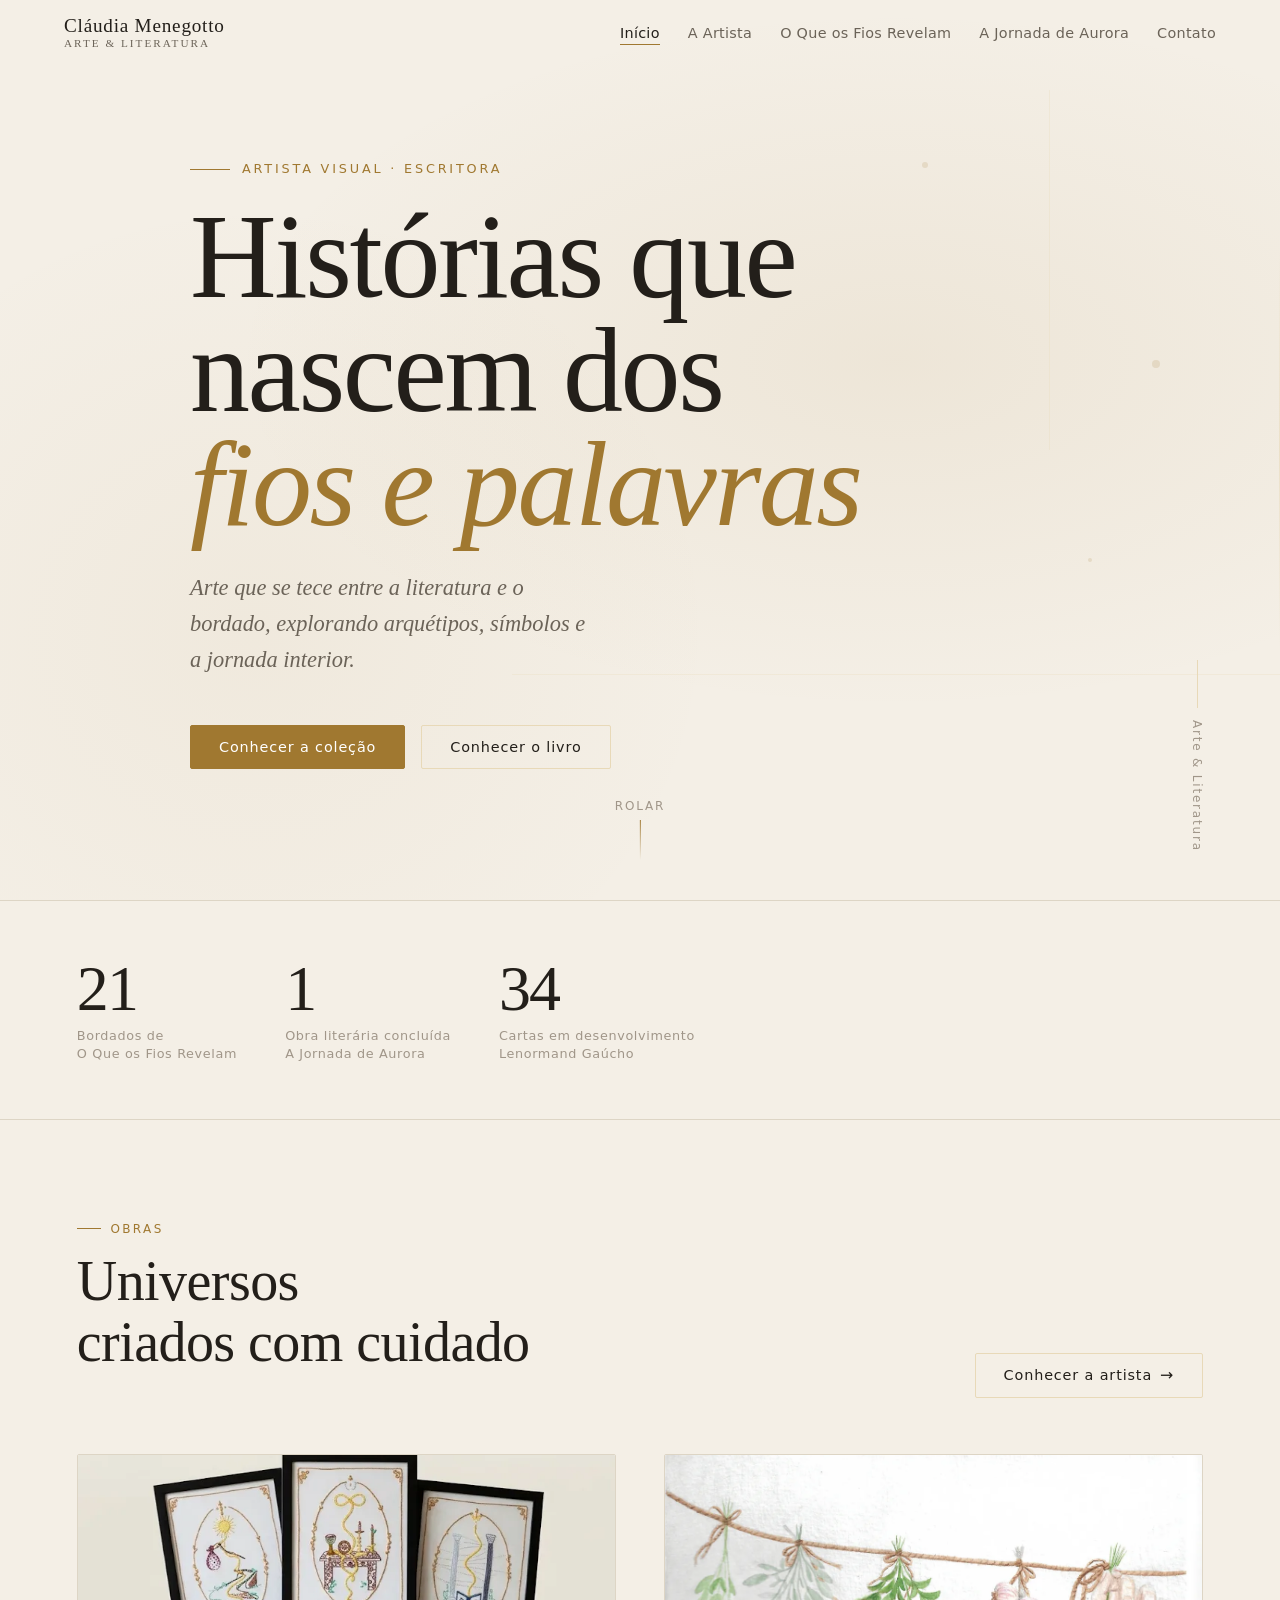
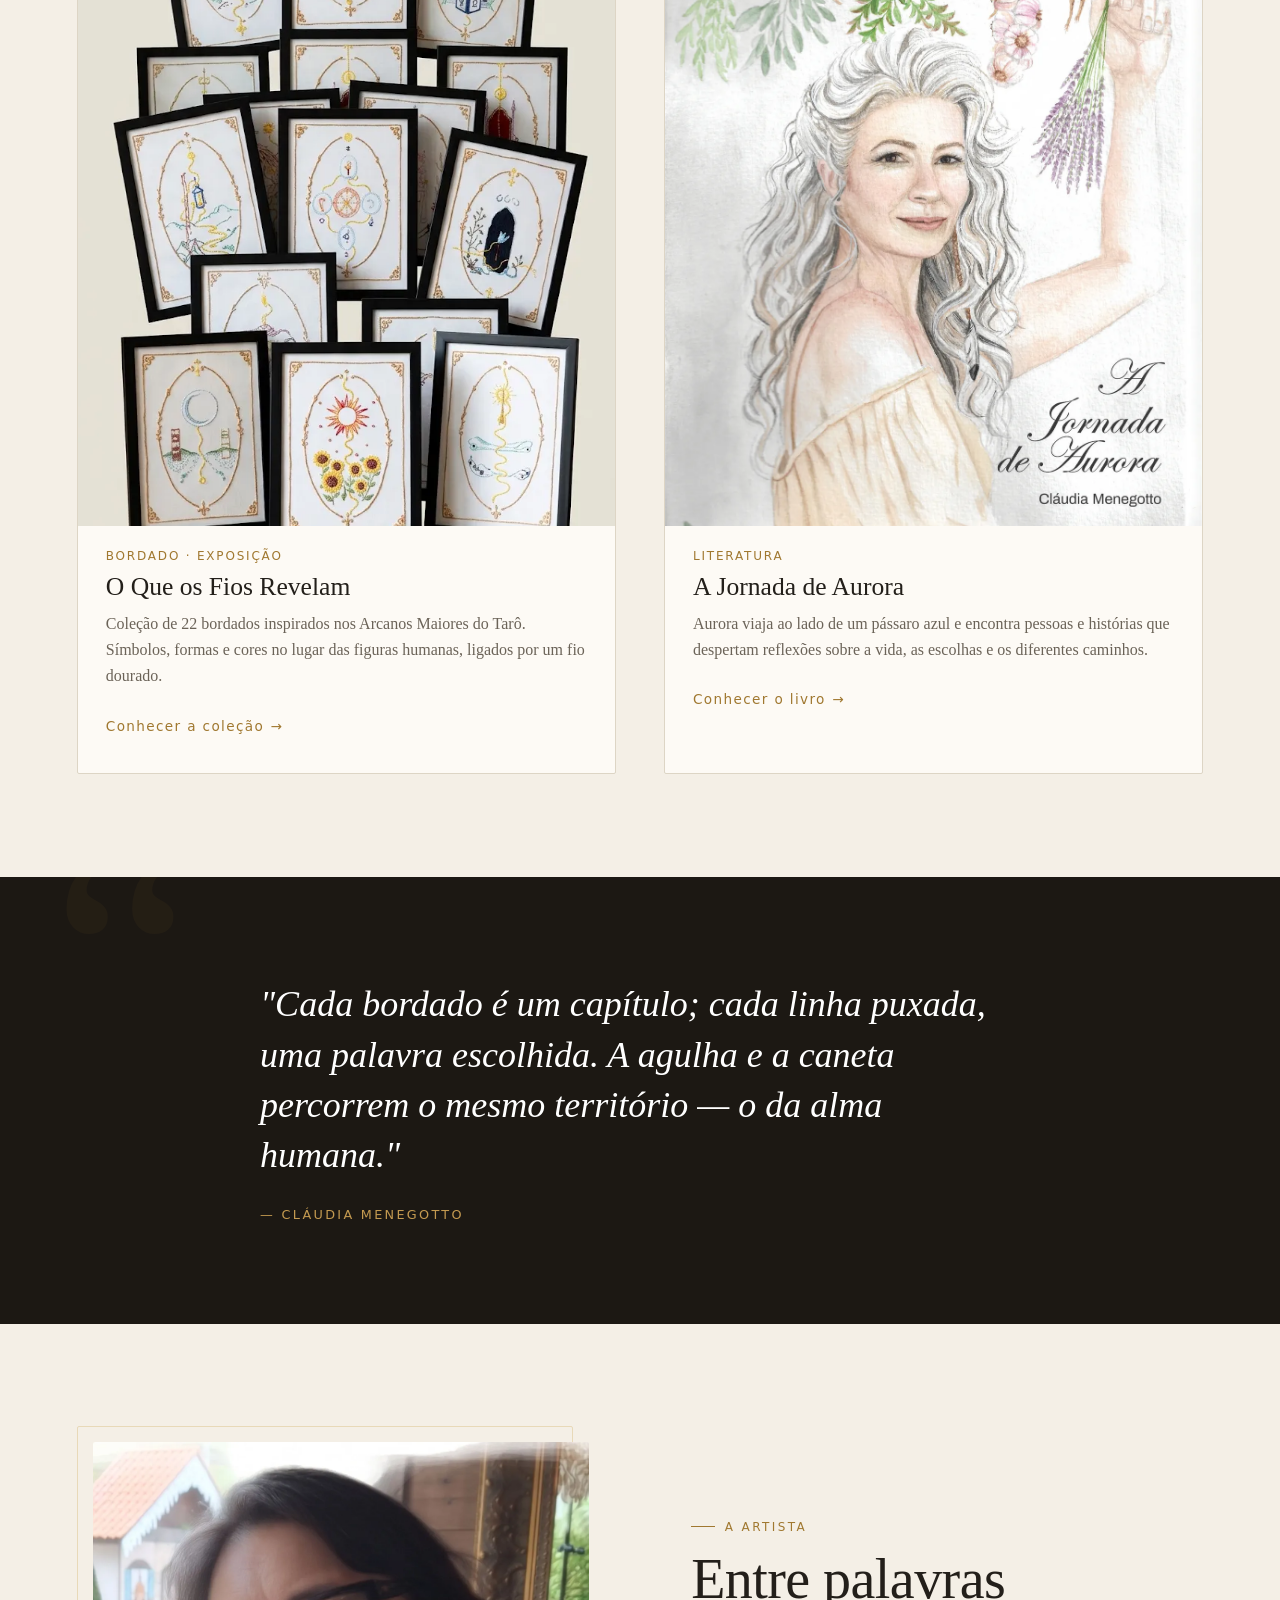
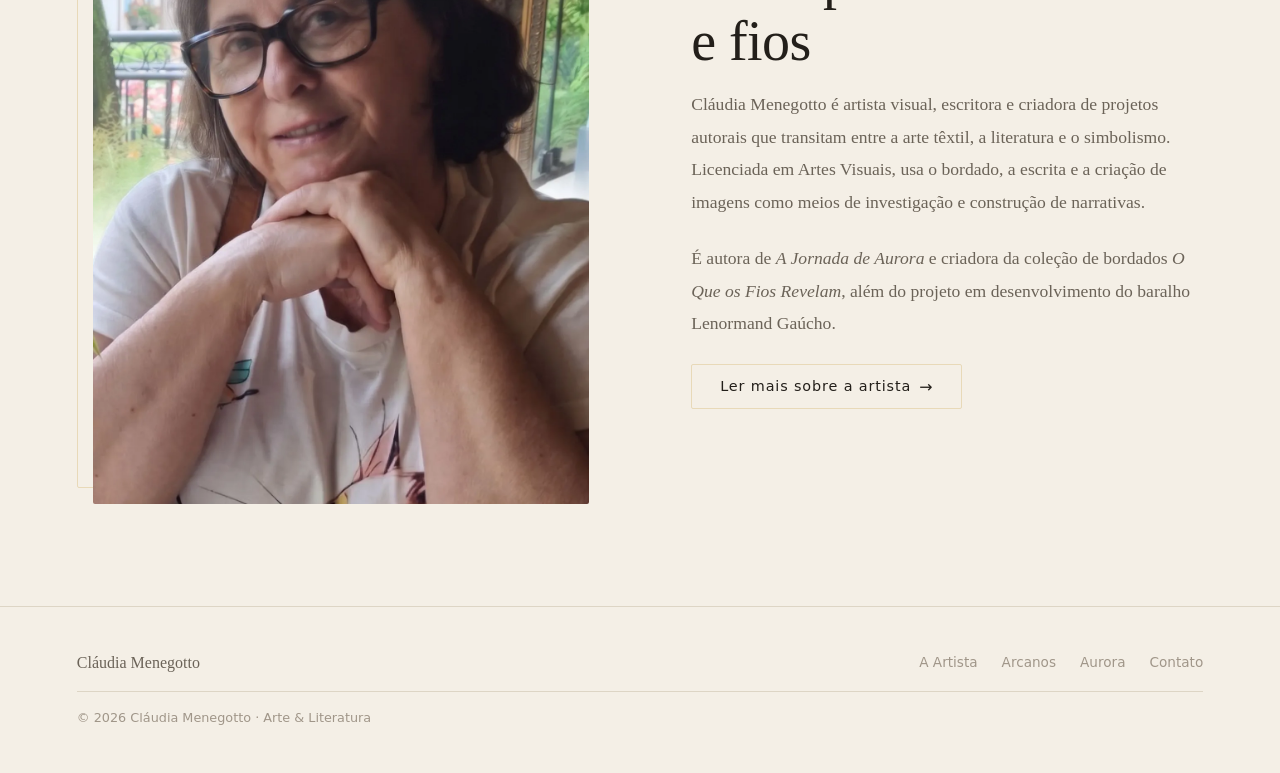
<file: index.html>
<!DOCTYPE html>
<html lang="pt-BR">
<head>
  <meta charset="utf-8">
  <meta name="viewport" content="width=device-width, initial-scale=1">
  <title>Cláudia Menegotto — Arte & Literatura</title>
  <meta name="description" content="Histórias que nascem das palavras, dos fios e da imaginação. Bordados, literatura e o universo criativo de Cláudia Menegotto.">
  <meta property="og:title" content="Cláudia Menegotto — Arte & Literatura">
  <meta property="og:description" content="Histórias que nascem das palavras, dos fios e da imaginação.">
  <meta property="og:image" content="https://arte.claudiamenegotto.com.br/img/og.jpg">
  <meta property="og:type" content="website">
  <link rel="icon" href="/img/favicon.png">
  <link rel="stylesheet" href="/css/style.css">
  <style>
    /* ── Estilos específicos da homepage ── */

    /* Partículas decorativas no hero */
    .hero-deco {
      position: absolute;
      inset: 0;
      pointer-events: none;
      overflow: hidden;
    }
    .hero-deco-dot {
      position: absolute;
      border-radius: 50%;
      background: var(--gold);
      opacity: .15;
    }
    .hero-deco-dot:nth-child(1) { width: 6px; height: 6px; top: 18%; left: 72%; animation: float1 8s ease-in-out infinite; }
    .hero-deco-dot:nth-child(2) { width: 4px; height: 4px; top: 62%; left: 85%; animation: float2 11s ease-in-out infinite; }
    .hero-deco-dot:nth-child(3) { width: 8px; height: 8px; top: 40%; left: 90%; animation: float1 9s ease-in-out infinite .5s; }

    .hero-deco-line {
      position: absolute;
      background: var(--gold-pale);
      opacity: .3;
    }
    .hero-deco-line:nth-child(4) { width: 1px; height: 40%; top: 10%; right: 18%; animation: float2 12s ease-in-out infinite; }
    .hero-deco-line:nth-child(5) { width: 60%; height: 1px; bottom: 25%; right: 0; animation: float1 10s ease-in-out infinite 1s; }

    @keyframes float1 {
      0%,100% { transform: translateY(0); }
      50%      { transform: translateY(-10px); }
    }
    @keyframes float2 {
      0%,100% { transform: translateY(0); }
      50%      { transform: translateY(8px); }
    }

    /* Contador ornamental no hero */
    .hero-counter {
      position: absolute;
      bottom: 3rem;
      right: clamp(1.5rem,6vw,6rem);
      font: .75rem/1 var(--sans);
      letter-spacing: .15em;
      color: var(--text-muted);
      writing-mode: vertical-rl;
      text-orientation: mixed;
      display: flex;
      align-items: center;
      gap: .75rem;
    }
    .hero-counter::before {
      content: '';
      display: block;
      width: 1px; height: 3rem;
      background: var(--gold-pale);
    }

    /* Seção de obras */
    .obras-section {
      padding: clamp(4rem,8vw,7rem) clamp(1.5rem,6vw,6rem);
    }
    .obras-header {
      display: flex;
      align-items: flex-end;
      justify-content: space-between;
      gap: 2rem;
      flex-wrap: wrap;
      margin-bottom: 3.5rem;
    }

    /* Faixa numérica ornamental */
    .num-row {
      display: flex;
      gap: 3rem;
      padding: 3.5rem clamp(1.5rem,6vw,6rem);
      border-top: 1px solid var(--line);
      border-bottom: 1px solid var(--line);
      overflow: hidden;
    }
    .num-item { flex-shrink: 0; }
    .num-valor {
      font: 300 clamp(2.5rem,6vw,4rem)/1 var(--serif);
      letter-spacing: -.03em;
      color: var(--text);
    }
    .num-valor em {
      font-style: normal;
      color: var(--gold);
      font-size: .6em;
      vertical-align: super;
    }
    .num-label {
      font: .8rem/1.4 var(--sans);
      color: var(--text-muted);
      margin-top: .4rem;
      letter-spacing: .05em;
    }

    /* Bio preview */
    .bio-preview {
      padding: clamp(4rem,8vw,7rem) clamp(1.5rem,6vw,6rem);
    }

    /* Frase / manifesto */
    .manifesto {
      padding: clamp(4rem,8vw,7rem) clamp(1.5rem,6vw,6rem);
      background: var(--bg-dark);
      position: relative;
      overflow: hidden;
    }
    .manifesto::before {
      content: '\201C';
      position: absolute;
      top: -2rem;
      left: clamp(1rem,4vw,4rem);
      font: 20rem/1 var(--serif);
      color: var(--gold);
      opacity: .06;
      pointer-events: none;
      line-height: .7;
    }
    .manifesto-inner {
      max-width: 760px;
      margin: 0 auto;
    }
    .manifesto blockquote {
      font-style: italic;
      font-size: clamp(1.4rem,3.5vw,2.25rem);
      line-height: 1.4;
      font-weight: 300;
      color: var(--white);
    }
    .manifesto blockquote cite {
      display: block;
      font-style: normal;
      font: .8rem/1 var(--sans);
      letter-spacing: .18em;
      text-transform: uppercase;
      color: var(--gold-light);
      margin-top: 1.75rem;
    }
  </style>
</head>
<body>

  <!-- ── HEADER ── -->
  <header class="site-header" id="header">
    <a class="marca" href="/">
      Cláudia Menegotto
      <span class="marca-sub">Arte &amp; Literatura</span>
    </a>

    <button class="nav-toggle" id="nav-toggle" aria-label="Abrir menu" aria-expanded="false">
      <span></span><span></span><span></span>
    </button>

    <nav class="site-nav" id="site-nav" aria-label="Principal">
      <a href="/" aria-current="page">Início</a>
      <a href="/artista.html">A Artista</a>
      <a href="/obras/o-que-os-fios-revelam/">O Que os Fios Revelam</a>
      <a href="/obras/jornada-de-aurora/">A Jornada de Aurora</a>
      <a href="/contato.html">Contato</a>
    </nav>
  </header>

  <main>

    <!-- ── HERO ── -->
    <section class="hero" aria-label="Apresentação">
      <!-- Decorações animadas -->
      <div class="hero-deco" aria-hidden="true">
        <div class="hero-deco-dot"></div>
        <div class="hero-deco-dot"></div>
        <div class="hero-deco-dot"></div>
        <div class="hero-deco-line"></div>
        <div class="hero-deco-line"></div>
      </div>

      <div class="hero-inner">
        <p class="hero-eyebrow revelar">Artista visual · Escritora</p>

        <h1 class="revelar delay-1">
          Histórias que<br>
          nascem dos<br>
          <em>fios e palavras</em>
        </h1>

        <p class="hero-lead revelar delay-2">
          Arte que se tece entre a literatura e o bordado,
          explorando arquétipos, símbolos e a jornada interior.
        </p>

        <div class="hero-actions revelar delay-3">
          <a href="/obras/o-que-os-fios-revelam/" class="btn btn-primary">
            Conhecer a coleção
          </a>
          <a href="/obras/jornada-de-aurora/" class="btn btn-outline">
            Conhecer o livro
          </a>
        </div>
      </div>

      <div class="hero-line" aria-hidden="true"></div>

      <div class="hero-counter" aria-hidden="true">
        Arte &amp; Literatura
      </div>

      <div class="scroll-hint" aria-hidden="true">
        Rolar
      </div>
    </section>

    <!-- ── NÚMEROS ── -->
    <div class="num-row" aria-label="Em números">
      <div class="num-item revelar">
        <div class="num-valor">22<em>+</em></div>
        <div class="num-label">Bordados de<br>O Que os Fios Revelam</div>
      </div>
      <div class="num-item revelar delay-1">
        <div class="num-valor">1<em>ª</em></div>
        <div class="num-label">Obra literária concluída<br>A Jornada de Aurora</div>
      </div>
      <div class="num-item revelar delay-2">
        <div class="num-valor">36</div>
        <div class="num-label">Cartas em desenvolvimento<br>Lenormand Gaúcho</div>
      </div>
    </div>

    <!-- ── OBRAS ── -->
    <section class="obras-section" aria-labelledby="obras-titulo">
      <div class="obras-header">
        <div>
          <p class="section-label revelar">Obras</p>
          <h2 class="section-title revelar delay-1" id="obras-titulo">
            Universos<br>criados com cuidado
          </h2>
        </div>
        <a href="/artista.html" class="btn btn-outline revelar delay-2">
          Conhecer a artista <span class="btn-icon" aria-hidden="true">→</span>
        </a>
      </div>

      <div class="obras-grid">

        <!-- Card Arcanos -->
        <a class="obra-card revelar" href="/obras/o-que-os-fios-revelam/">
          <div class="obra-card-img">
            <img
              src="/img/arcanos-destaque.webp"
              alt="Os 22 bordados de O Que os Fios Revelam reunidos"
              loading="lazy"
              onerror="this.closest('.obra-card-img').style.background='var(--gold-pale)'; this.remove()">
          </div>
          <div class="obra-card-body">
            <p class="obra-card-tag">Bordado · Exposição</p>
            <h3 class="obra-card-title">O Que os Fios Revelam</h3>
            <p class="obra-card-desc">
              Coleção de 22 bordados inspirados nos Arcanos Maiores do Tarô. Símbolos, formas
              e cores no lugar das figuras humanas, ligados por um fio dourado.
            </p>
            <span class="obra-card-link">
              Conhecer a coleção <span aria-hidden="true">→</span>
            </span>
          </div>
        </a>

        <!-- Card Aurora -->
        <a class="obra-card revelar delay-1" href="/obras/jornada-de-aurora/">
          <div class="obra-card-img">
            <img
              src="/img/aurora-capa.webp"
              alt="Capa do livro A Jornada de Aurora"
              loading="lazy"
              onerror="this.closest('.obra-card-img').style.background='var(--gold-pale)'; this.remove()">
          </div>
          <div class="obra-card-body">
            <p class="obra-card-tag">Literatura</p>
            <h3 class="obra-card-title">A Jornada de Aurora</h3>
            <p class="obra-card-desc">
              Aurora viaja ao lado de um pássaro azul e encontra pessoas e histórias
              que despertam reflexões sobre a vida, as escolhas e os diferentes caminhos.
            </p>
            <span class="obra-card-link">
              Conhecer o livro <span aria-hidden="true">→</span>
            </span>
          </div>
        </a>

      </div>
    </section>

    <!-- ── FRASE / MANIFESTO ── -->
    <section class="manifesto" aria-label="Manifesto">
      <div class="manifesto-inner">
        <blockquote class="revelar">
          "Cada bordado é um capítulo; cada linha puxada,
          uma palavra escolhida. A agulha e a caneta
          percorrem o mesmo território — o da alma humana."
          <cite>— Cláudia Menegotto</cite>
        </blockquote>
      </div>
    </section>

    <!-- ── BIO PREVIEW ── -->
    <section class="bio-preview section" aria-labelledby="bio-titulo">
      <div class="bio-section">

        <div class="bio-img-wrap revelar-esq">
          <div class="bio-img">
            <img
              src="/img/claudia-retrato.webp"
              alt="Fotografia de Cláudia Menegotto"
              loading="lazy"
              onerror="this.closest('.bio-img').style.background='var(--gold-pale)'; this.remove()">
          </div>
        </div>

        <div class="bio-content revelar delay-2">
          <p class="section-label">A Artista</p>
          <h2 class="section-title" id="bio-titulo">
            Entre palavras<br>e fios
          </h2>
          <p class="bio-text">
            Cláudia Menegotto é artista visual, escritora e criadora de projetos autorais
            que transitam entre a arte têxtil, a literatura e o simbolismo. Licenciada
            em Artes Visuais, usa o bordado, a escrita e a criação de imagens
            como meios de investigação e construção de narrativas.
          </p>
          <p class="bio-text">
            É autora de <em>A Jornada de Aurora</em> e criadora da coleção de
            bordados <em>O Que os Fios Revelam</em>, além do projeto em desenvolvimento
            do baralho Lenormand Gaúcho.
          </p>
          <a href="/artista.html" class="btn btn-outline">
            Ler mais sobre a artista <span class="btn-icon" aria-hidden="true">→</span>
          </a>
        </div>

      </div>
    </section>

  </main>

  <!-- ── FOOTER ── -->
  <footer class="site-footer">
    <div class="footer-marca">Cláudia Menegotto</div>
    <nav class="footer-nav" aria-label="Rodapé">
      <a href="/artista.html">A Artista</a>
      <a href="/obras/o-que-os-fios-revelam/">Arcanos</a>
      <a href="/obras/jornada-de-aurora/">Aurora</a>
      <a href="/contato.html">Contato</a>
    </nav>
    <p class="footer-copy">
      © <span data-ano></span> Cláudia Menegotto · Arte &amp; Literatura
    </p>
  </footer>

  <script src="/js/main.js"></script>
</body>
</html>
</file>
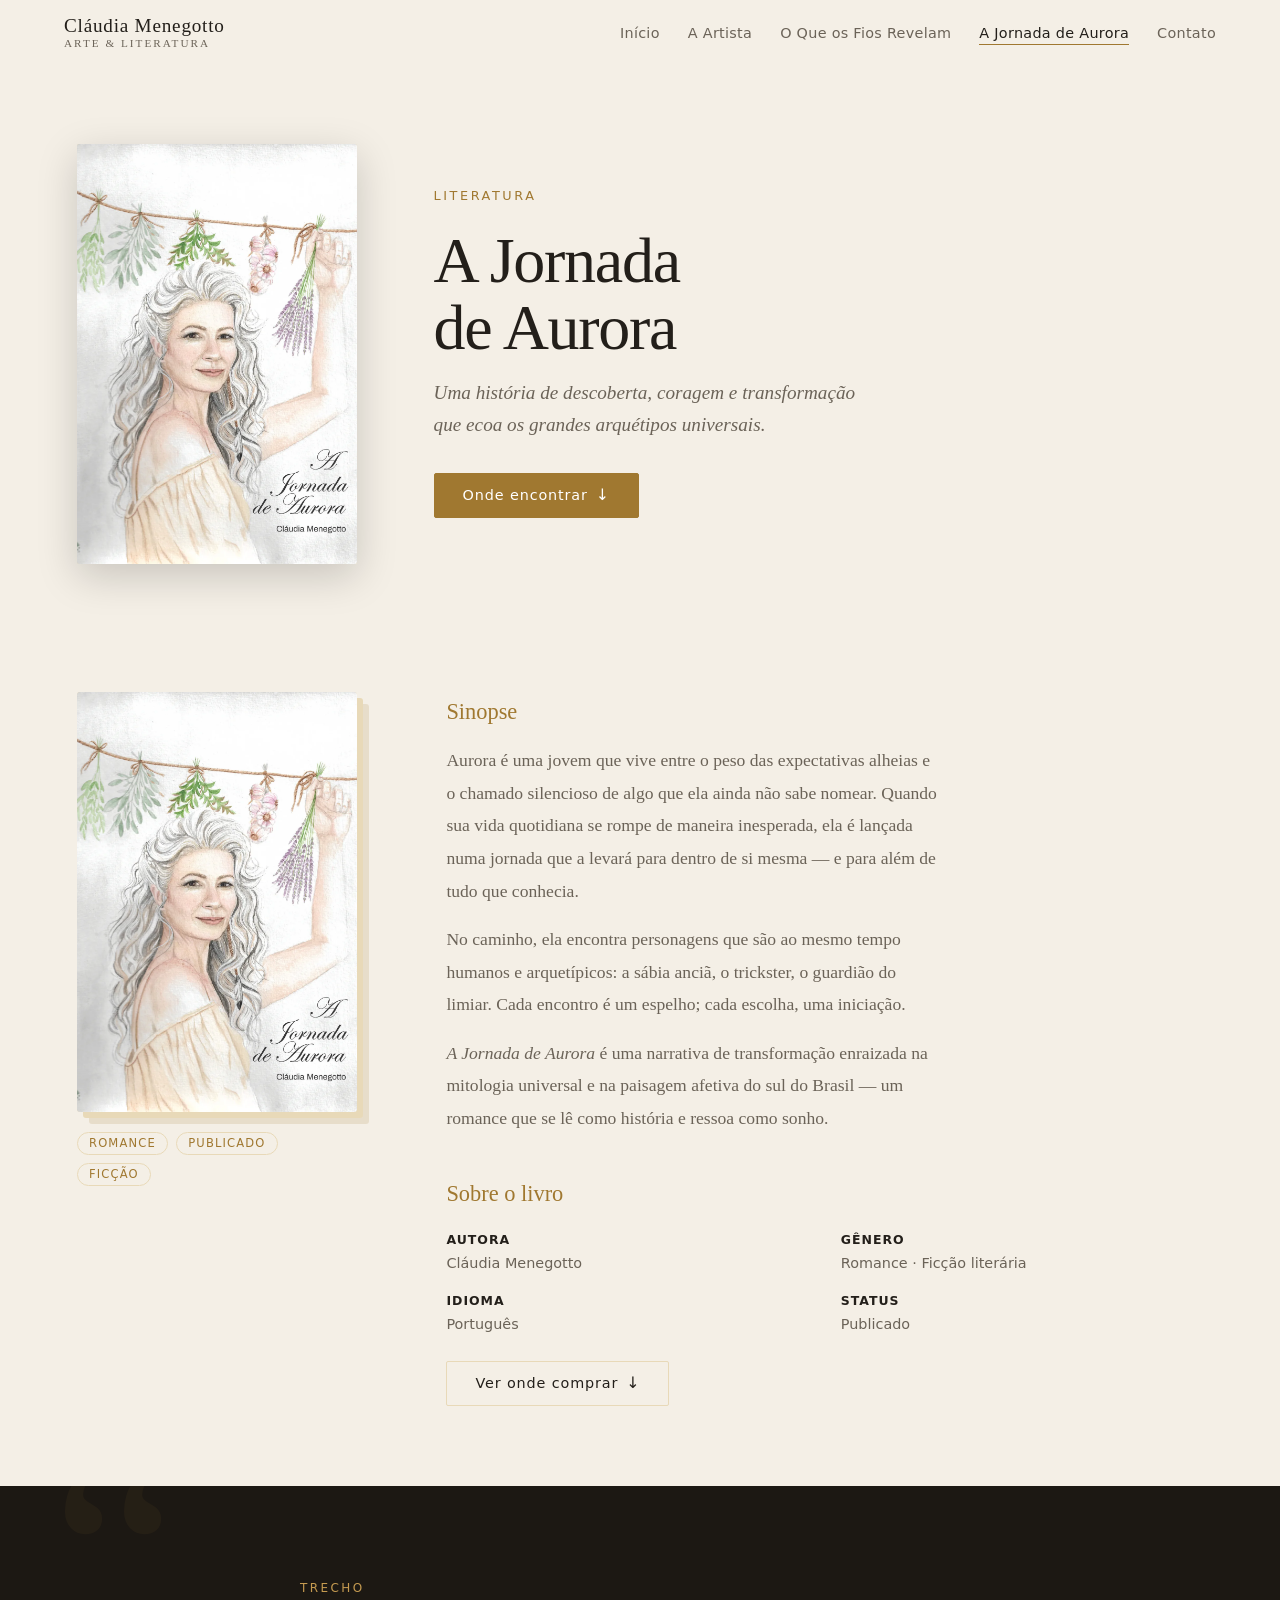
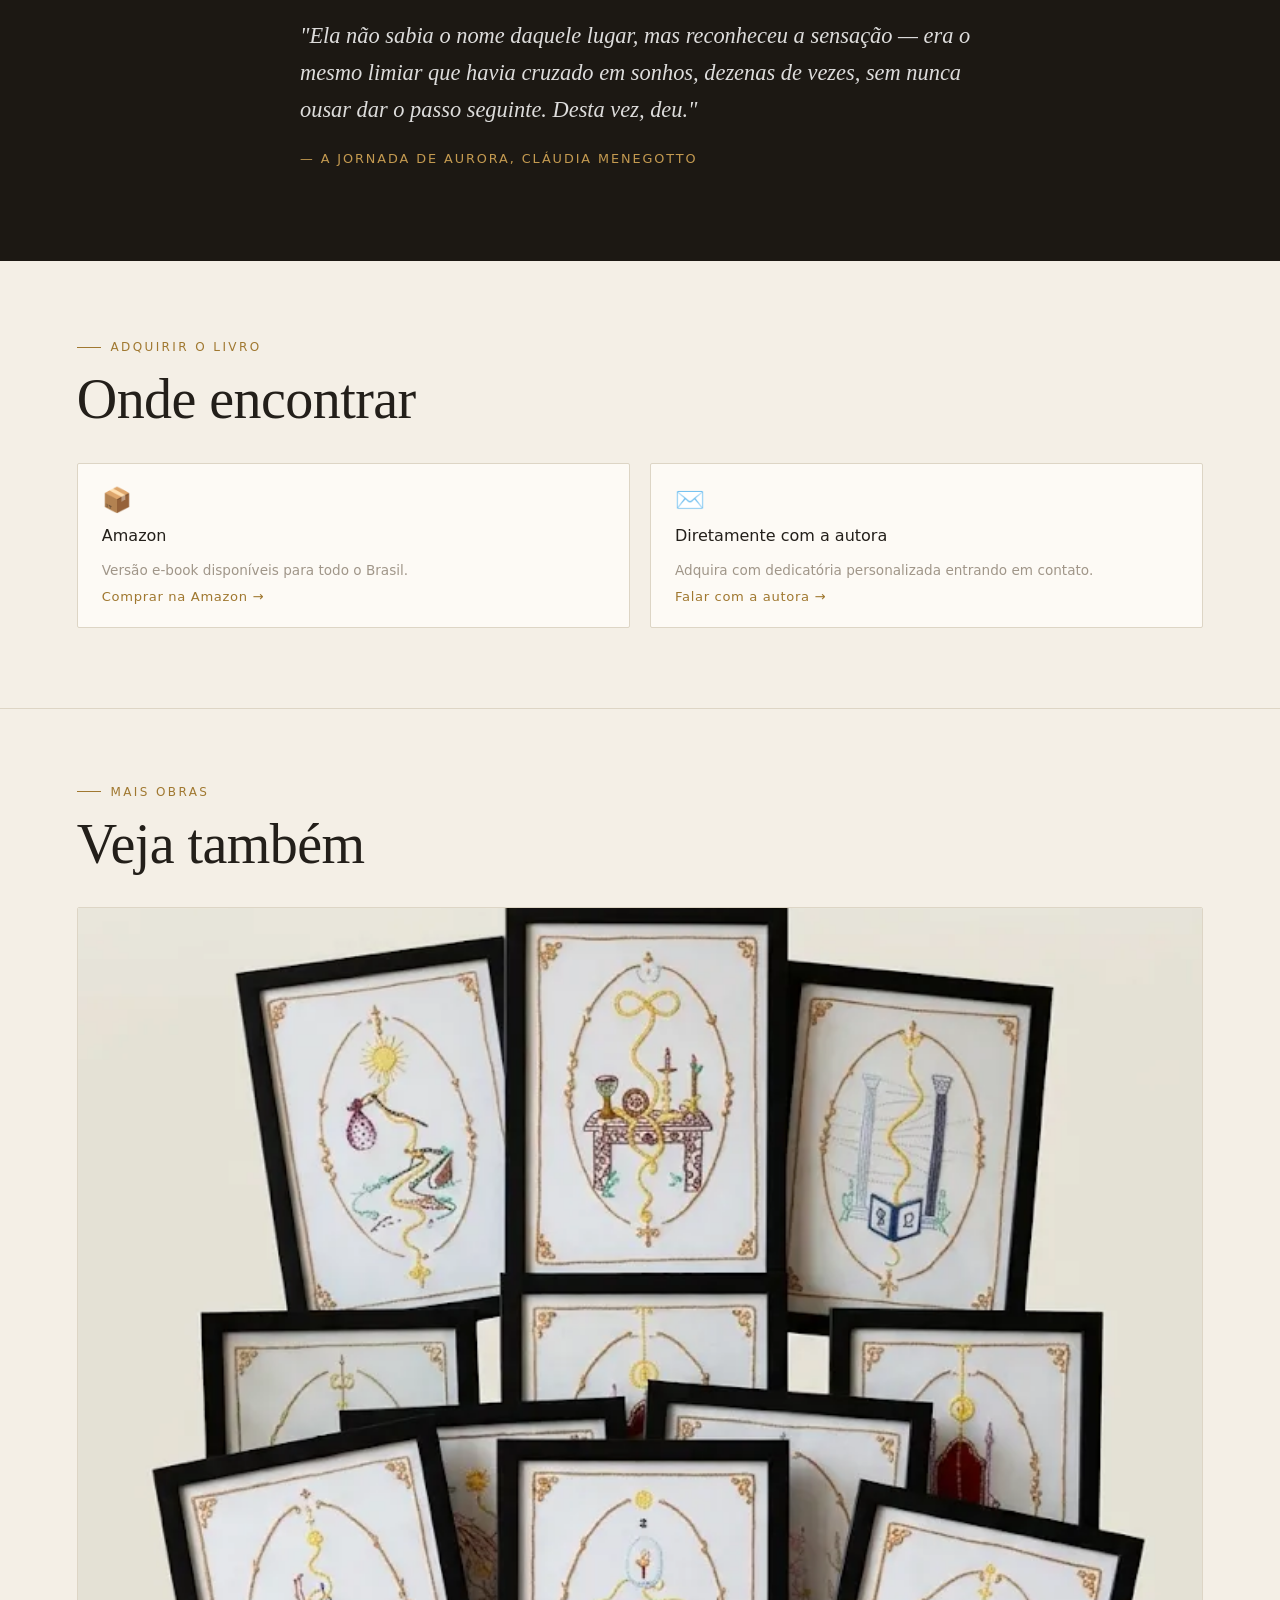
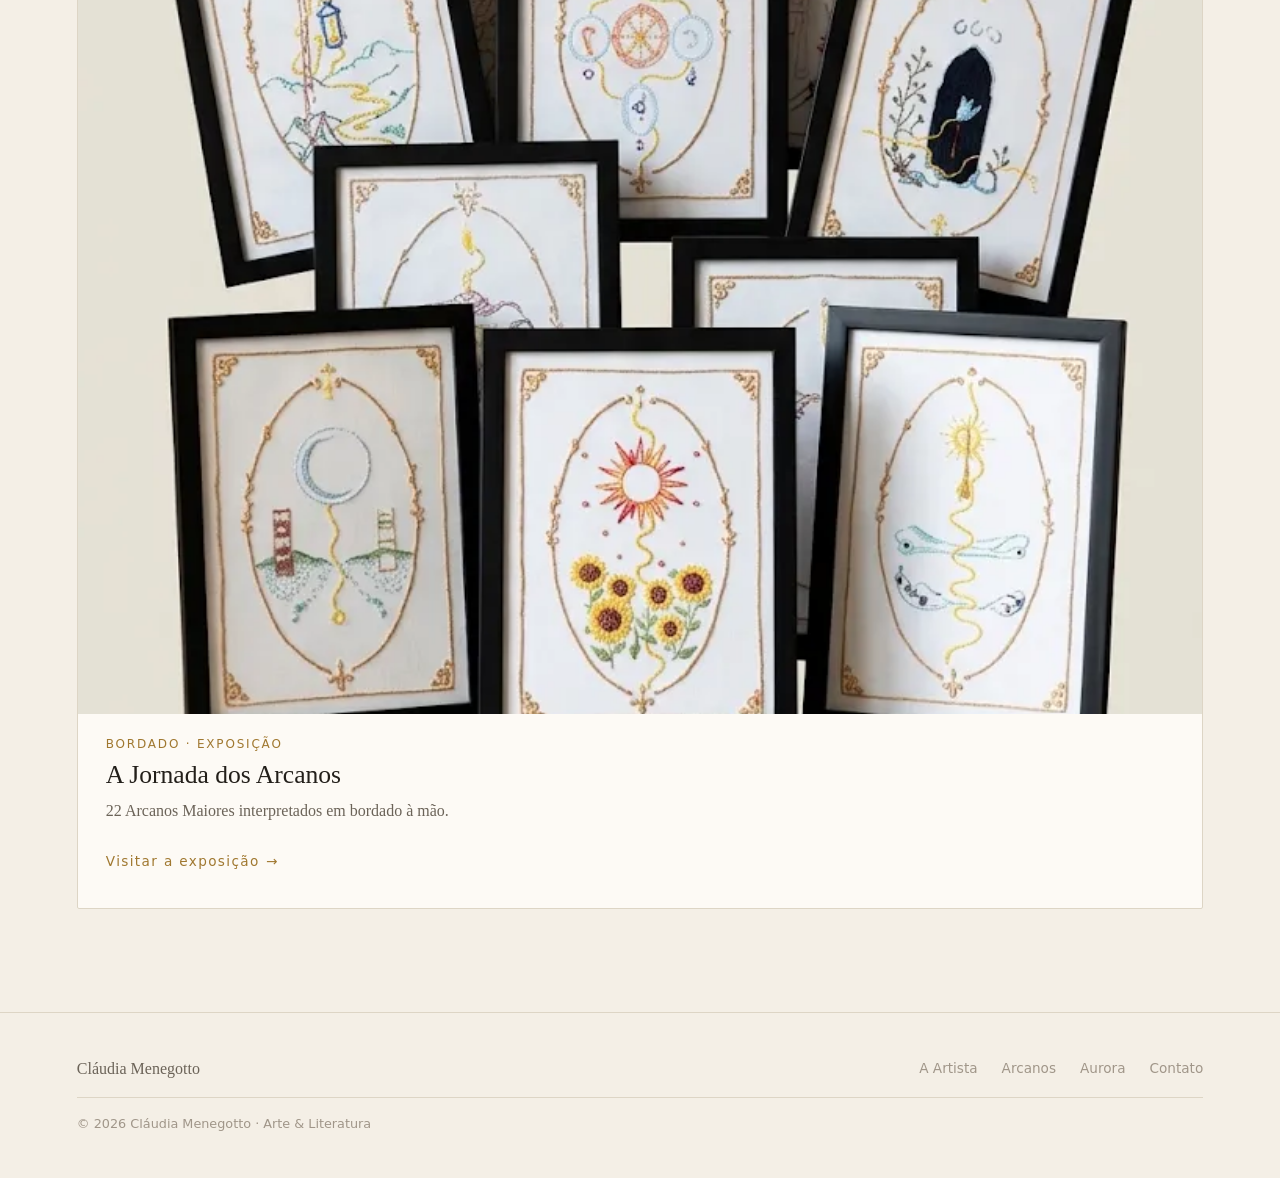
<file: obras/jornada-de-aurora/index.html>
<!DOCTYPE html>
<html lang="pt-BR">
<head>
  <meta charset="utf-8">
  <meta name="viewport" content="width=device-width, initial-scale=1">
  <title>A Jornada de Aurora — Cláudia Menegotto</title>
  <meta name="description" content="A Jornada de Aurora, romance de estreia de Cláudia Menegotto. Uma história de descoberta, coragem e transformação.">
  <link rel="icon" href="/img/favicon.png">
  <link rel="stylesheet" href="/css/style.css">
  <style>
    /* ── Destaque de sinopse ── */
    .sinopse-section {
      padding: 3rem clamp(1.5rem,6vw,6rem) 5rem;
      display: grid;
      grid-template-columns: 280px 1fr;
      gap: clamp(2.5rem,7vw,6rem);
      align-items: start;
    }

    .capa-livro {
      position: sticky;
      top: 7rem;
    }
    .capa-livro-img {
      aspect-ratio: 2/3;
      overflow: hidden;
      background: var(--gold-pale);
      border-radius: 3px;
      box-shadow:
        6px 6px 0 var(--gold-pale),
        12px 12px 0 rgba(160,120,48,.15);
    }
    .capa-livro-img img {
      width: 100%; height: 100%;
      object-fit: cover;
    }
    .capa-livro-badges {
      display: flex;
      flex-wrap: wrap;
      gap: .5rem;
      margin-top: 1.25rem;
    }
    .badge {
      font: .72rem/1 var(--sans);
      letter-spacing: .1em;
      text-transform: uppercase;
      color: var(--gold);
      border: 1px solid var(--gold-pale);
      padding: .3rem .7rem;
      border-radius: 100px;
    }

    /* ── Texto sinopse ── */
    .sinopse-texto h2 {
      font-weight: 400;
      font-size: 1.4rem;
      color: var(--gold);
      margin: 2.5rem 0 .75rem;
    }
    .sinopse-texto h2:first-of-type { margin-top: 0; }
    .sinopse-texto p {
      color: var(--text-soft);
      line-height: 1.85;
      margin-bottom: 1rem;
      max-width: 56ch;
    }

    /* ── Trecho do livro ── */
    .trecho-section {
      background: var(--bg-dark);
      padding: clamp(3.5rem,8vw,6rem) clamp(1.5rem,6vw,6rem);
      position: relative;
      overflow: hidden;
    }
    .trecho-section::before {
      content: '\201C';
      position: absolute;
      top: -2rem; left: clamp(1rem,4vw,4rem);
      font: 18rem/1 var(--serif);
      color: var(--gold);
      opacity: .07;
      pointer-events: none;
      line-height: .7;
    }
    .trecho-inner {
      max-width: 680px;
      margin: 0 auto;
      position: relative;
    }
    .trecho-label {
      font: .75rem/1 var(--sans);
      letter-spacing: .2em;
      text-transform: uppercase;
      color: var(--gold-light);
      margin-bottom: 1.5rem;
    }
    .trecho-texto {
      font-style: italic;
      font-size: clamp(1.1rem,2.5vw,1.4rem);
      line-height: 1.65;
      color: rgba(255,255,255,.85);
      font-weight: 300;
    }
    .trecho-fonte {
      font: .8rem/1 var(--sans);
      letter-spacing: .15em;
      color: var(--gold-light);
      margin-top: 1.5rem;
      text-transform: uppercase;
    }

    /* ── Onde encontrar ── */
    .onde-section {
      padding: clamp(3rem,7vw,5rem) clamp(1.5rem,6vw,6rem);
    }
    .onde-grid {
      display: grid;
      grid-template-columns: repeat(auto-fit, minmax(200px, 1fr));
      gap: 1.25rem;
      margin-top: 2rem;
    }
    .onde-card {
      background: var(--bg-card);
      border: 1px solid var(--line);
      border-radius: 2px;
      padding: 1.5rem;
      display: flex;
      flex-direction: column;
      gap: .6rem;
      transition: border-color .25s, box-shadow .25s, transform .25s var(--ease-out);
    }
    .onde-card:hover {
      border-color: var(--gold-pale);
      box-shadow: var(--shadow);
      transform: translateY(-3px);
    }
    .onde-card-icon {
      font-size: 1.5rem;
      line-height: 1;
    }
    .onde-card h4 {
      font-weight: 500;
      font-size: 1rem;
      font-family: var(--sans);
    }
    .onde-card p {
      font: .85rem/1.5 var(--sans);
      color: var(--text-muted);
      flex: 1;
    }
    .onde-card a {
      font: .82rem/1 var(--sans);
      color: var(--gold);
      letter-spacing: .05em;
      transition: letter-spacing .2s;
    }
    .onde-card:hover a { letter-spacing: .1em; }

    /* ── Outras obras ── */
    .outras-section {
      padding: clamp(3rem,6vw,5rem) clamp(1.5rem,6vw,6rem) clamp(4rem,8vw,7rem);
      border-top: 1px solid var(--line);
    }

    @media (max-width: 860px) {
      .sinopse-section { grid-template-columns: 1fr; }
      .capa-livro { position: static; display: flex; gap: 1.5rem; align-items: flex-start; }
      .capa-livro-img { max-width: 160px; flex-shrink: 0; }
    }
    @media (max-width: 480px) {
      .capa-livro { flex-direction: column; }
    }
  </style>
</head>
<body>

  <!-- ── HEADER ── -->
  <header class="site-header" id="header">
    <a class="marca" href="/">
      Cláudia Menegotto
      <span class="marca-sub">Arte &amp; Literatura</span>
    </a>
    <button class="nav-toggle" id="nav-toggle" aria-label="Abrir menu" aria-expanded="false">
      <span></span><span></span><span></span>
    </button>
    <nav class="site-nav" id="site-nav" aria-label="Principal">
      <a href="/">Início</a>
      <a href="/artista.html">A Artista</a>
      <a href="/obras/o-que-os-fios-revelam/">O Que os Fios Revelam</a>
      <a href="/obras/jornada-de-aurora/" aria-current="page">A Jornada de Aurora</a>
      <a href="/contato.html">Contato</a>
    </nav>
  </header>

  <main>

    <!-- ── HERO ── -->
    <div class="livro-hero">
      <div class="livro-capa revelar">
        <img
          src="/img/aurora-capa.webp"
          alt="Capa do livro A Jornada de Aurora"
          loading="lazy"
          onerror="this.closest('.livro-capa').style.background='var(--gold-pale)'; this.remove()">
      </div>
      <div class="livro-info">
        <p class="eyebrow revelar">Literatura</p>
        <h1 class="revelar delay-1">A Jornada<br>de Aurora</h1>
        <p class="lead revelar delay-2">
          Uma história de descoberta, coragem e transformação
          que ecoa os grandes arquétipos universais.
        </p>
        <div class="revelar delay-3">
          <a href="#onde-encontrar" class="btn btn-primary">
            Onde encontrar <span class="btn-icon">↓</span>
          </a>
        </div>
      </div>
    </div>

    <!-- ── SINOPSE ── -->
    <div class="sinopse-section">

      <div class="capa-livro revelar-esq">
        <div class="capa-livro-img">
          <img
            src="/img/aurora-capa.webp"
            alt="Capa do livro A Jornada de Aurora"
            loading="lazy"
            onerror="this.closest('.capa-livro-img').style.background='var(--gold-pale)'; this.remove()">
        </div>
        <div class="capa-livro-badges">
          <span class="badge">Romance</span>
          <span class="badge">Publicado</span>
          <span class="badge">Ficção</span>
        </div>
      </div>

      <div class="sinopse-texto">

        <h2 class="revelar">Sinopse</h2>
        <p class="revelar delay-1">
          Aurora é uma jovem que vive entre o peso das expectativas alheias e
          o chamado silencioso de algo que ela ainda não sabe nomear. Quando
          sua vida quotidiana se rompe de maneira inesperada, ela é lançada
          numa jornada que a levará para dentro de si mesma — e para além
          de tudo que conhecia.
        </p>
        <p class="revelar delay-2">
          No caminho, ela encontra personagens que são ao mesmo tempo humanos
          e arquetípicos: a sábia anciã, o trickster, o guardião do limiar.
          Cada encontro é um espelho; cada escolha, uma iniciação.
        </p>
        <p class="revelar delay-3">
          <em>A Jornada de Aurora</em> é uma narrativa de transformação
          enraizada na mitologia universal e na paisagem afetiva do sul do
          Brasil — um romance que se lê como história e ressoa como sonho.
        </p>

        <h2 class="revelar">Sobre o livro</h2>
        <div class="revelar delay-1" style="display:grid; grid-template-columns:1fr 1fr; gap:.75rem 2rem; font:.9rem/1.7 var(--sans); color:var(--text-soft); margin-bottom:1.5rem">
          <div><strong style="color:var(--text); font-size:.78rem; letter-spacing:.08em; text-transform:uppercase">Autora</strong><br>Cláudia Menegotto</div>
          <div><strong style="color:var(--text); font-size:.78rem; letter-spacing:.08em; text-transform:uppercase">Gênero</strong><br>Romance · Ficção literária</div>
          <div><strong style="color:var(--text); font-size:.78rem; letter-spacing:.08em; text-transform:uppercase">Idioma</strong><br>Português</div>
          <div><strong style="color:var(--text); font-size:.78rem; letter-spacing:.08em; text-transform:uppercase">Status</strong><br>Publicado</div>
        </div>

        <div class="revelar delay-2">
          <a href="#onde-encontrar" class="btn btn-outline">
            Ver onde comprar <span class="btn-icon">↓</span>
          </a>
        </div>

      </div>
    </div>

    <!-- ── TRECHO ── -->
    <section class="trecho-section" aria-label="Trecho do livro">
      <div class="trecho-inner revelar">
        <p class="trecho-label">Trecho</p>
        <p class="trecho-texto">
          "Ela não sabia o nome daquele lugar, mas reconheceu a sensação —
          era o mesmo limiar que havia cruzado em sonhos, dezenas de vezes,
          sem nunca ousar dar o passo seguinte. Desta vez, deu."
        </p>
        <p class="trecho-fonte">— A Jornada de Aurora, Cláudia Menegotto</p>
      </div>
    </section>

    <!-- ── ONDE ENCONTRAR ── -->
    <section class="onde-section" id="onde-encontrar" aria-labelledby="onde-titulo">
      <p class="section-label revelar">Adquirir o livro</p>
      <h2 class="section-title revelar delay-1" id="onde-titulo">
        Onde encontrar
      </h2>

      <div class="onde-grid">
        <div class="onde-card revelar delay-1">
          <div class="onde-card-icon">📦</div>
          <h4>Amazon</h4>
          <p>Versão e-book disponíveis para todo o Brasil.</p>
          <a href="#" target="https://www.amazon.com.br/Jornada-Aurora-Cl%C3%A1udia-Menegotto-ebook/dp/B0FF2WG23J/ref=sr_1_3?__mk_pt_BR=%C3%85M%C3%85%C5%BD%C3%95%C3%91&crid=2HEIQ3GQFZ6YY&dib=eyJ2IjoiMSJ9.[base64].MZE-5sO7yaTYk4WbabNjZqIbLuHMXWJtvLUrKu9njFo&dib_tag=se&keywords=a+jornada+de+aurora&qid=1795047746&s=books&sprefix=a+jornada+de+aurora%2Cstripbooks%2C310&sr=1-3" rel="noopener">Comprar na Amazon →</a>
        </div>
        <div class="onde-card revelar delay-2">
          <div class="onde-card-icon">✉️</div>
          <h4>Diretamente com a autora</h4>
          <p>Adquira com dedicatória personalizada entrando em contato.</p>
          <a href="/contato.html">Falar com a autora →</a>
        </div>
      </div>
    </section>

    <!-- ── OUTRAS OBRAS ── -->
    <section class="outras-section" aria-labelledby="outras-titulo">
      <p class="section-label revelar">Mais obras</p>
      <h2 class="section-title revelar delay-1" id="outras-titulo">
        Veja também
      </h2>
      <div class="obras-grid" style="margin-top:2rem">
        <a class="obra-card revelar delay-2" href="/obras/jornada-dos-arcanos/">
          <div class="obra-card-img">
            <img
              src="/img/arcanos-destaque.webp"
              alt="Os 22 bordados da Jornada dos Arcanos"
              loading="lazy"
              onerror="this.closest('.obra-card-img').style.background='var(--gold-pale)'; this.remove()">
          </div>
          <div class="obra-card-body">
            <p class="obra-card-tag">Bordado · Exposição</p>
            <h3 class="obra-card-title">A Jornada dos Arcanos</h3>
            <p class="obra-card-desc">22 Arcanos Maiores interpretados em bordado à mão.</p>
            <span class="obra-card-link">Visitar a exposição <span>→</span></span>
          </div>
        </a>
      </div>
    </section>

  </main>

  <!-- ── FOOTER ── -->
  <footer class="site-footer">
    <div class="footer-marca">Cláudia Menegotto</div>
    <nav class="footer-nav" aria-label="Rodapé">
      <a href="/artista.html">A Artista</a>
      <a href="/obras/jornada-dos-arcanos/">Arcanos</a>
      <a href="/obras/jornada-de-aurora/">Aurora</a>
      <a href="/contato.html">Contato</a>
    </nav>
    <p class="footer-copy">
      © <span data-ano></span> Cláudia Menegotto · Arte &amp; Literatura
    </p>
  </footer>

  <script src="/js/main.js"></script>
</body>
</html>
</file>
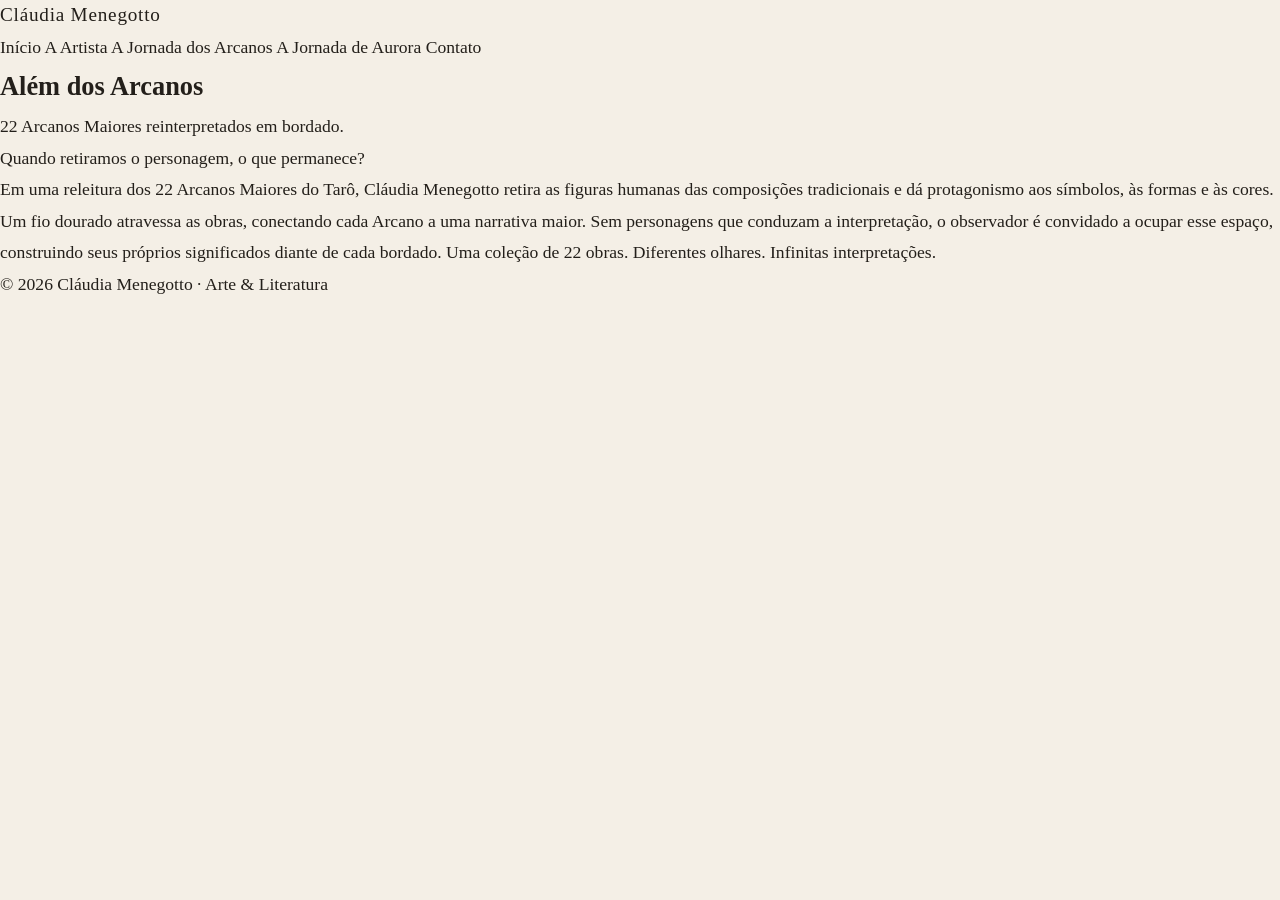
<file: obras/jornada-dos-arcanos/index.html>
<!DOCTYPE html>
<html lang="pt-BR">
<head>
<meta charset="utf-8">
<meta name="viewport" content="width=device-width, initial-scale=1">
<title>A Jornada dos Arcanos — Cláudia Menegotto</title>
<meta name="description" content="22 Arcanos Maiores interpretados em bordado. Exposição virtual.">
<meta property="og:title" content="A Jornada dos Arcanos — Cláudia Menegotto">
<meta property="og:description" content="22 Arcanos Maiores interpretados em bordado. Exposição virtual.">
<meta property="og:image" content="https://arte.claudiamenegotto.com.br/img/og.jpg">
<meta property="og:type" content="website">
<link rel="icon" href="/img/favicon.png">
<link rel="stylesheet" href="/css/style.css">
</head>
<body>
<header class="topo">
<a class="marca" href="/">Cláudia Menegotto</a>
<nav aria-label="Principal">
<a href="/">Início</a>
<a href="/artista.html">A Artista</a>
<a href="/obras/jornada-dos-arcanos/" aria-current="page">A Jornada dos Arcanos</a>
<a href="/obras/jornada-de-aurora/">A Jornada de Aurora</a>
<a href="/contato.html">Contato</a>
</nav>
</header>
<main>
<section class="texto">
<h1>Além dos Arcanos</h1>
<p class="lead">22 Arcanos Maiores reinterpretados em bordado.</p><p class="lead">Quando retiramos o personagem, o que permanece?</p>
<p>Em uma releitura dos 22 Arcanos Maiores do Tarô, Cláudia Menegotto retira as figuras humanas das composições tradicionais e dá protagonismo aos símbolos, às formas e às cores.
Um fio dourado atravessa as obras, conectando cada Arcano a uma narrativa maior.
Sem personagens que conduzam a interpretação, o observador é convidado a ocupar esse espaço, construindo seus próprios significados diante de cada bordado.
Uma coleção de 22 obras. Diferentes olhares. Infinitas interpretações.</p>
</section>
<section id="galeria" class="galeria" aria-label="Os 22 Arcanos"></section>
<dialog id="ampliada" aria-label="Arcano ampliado"><div class="lb"></div></dialog>
</main>
<footer class="rodape">© <span data-ano></span> Cláudia Menegotto · Arte &amp; Literatura</footer>
<script src="/js/main.js"></script>
</body>
</html>
</file>
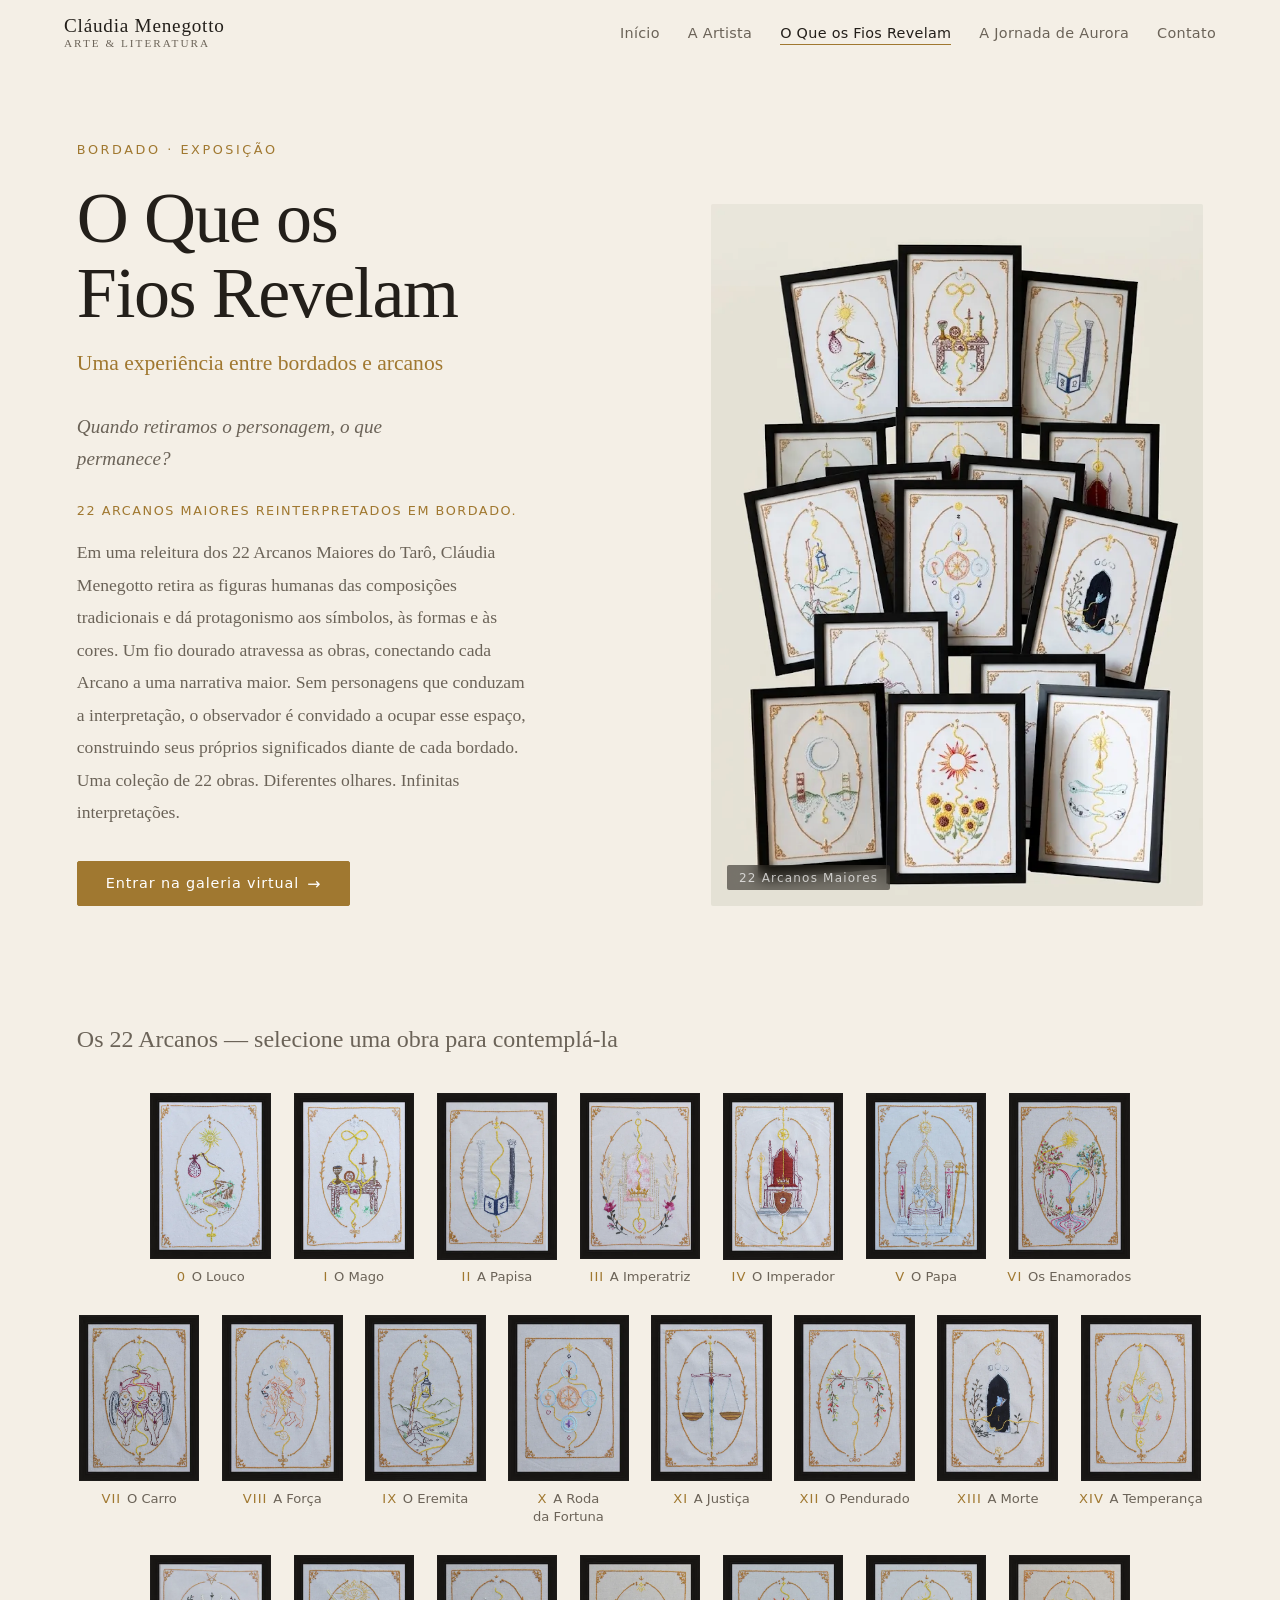
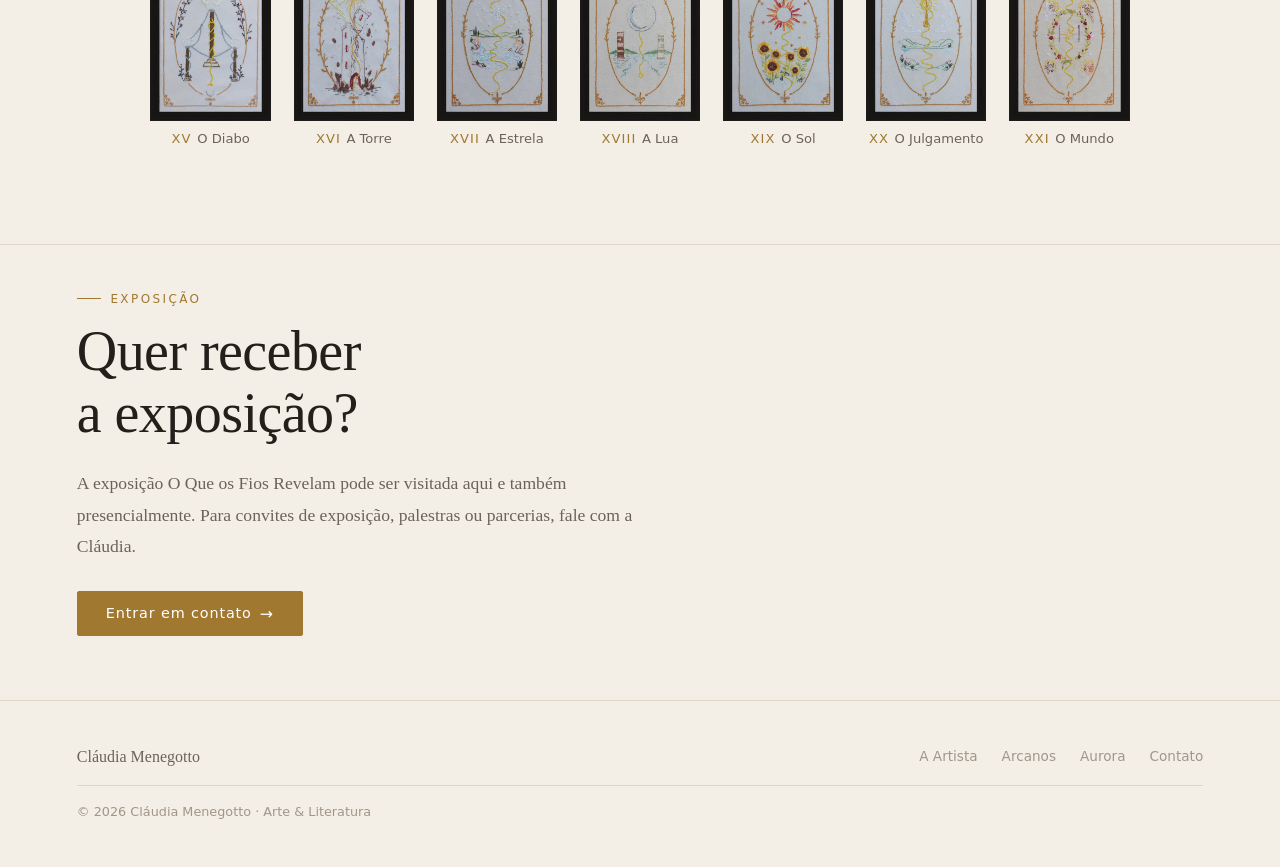
<file: obras/o-que-os-fios-revelam/index.html>
<!DOCTYPE html>
<html lang="pt-BR">
<head>
  <meta charset="utf-8">
  <meta name="viewport" content="width=device-width, initial-scale=1">
  <title>O Que os Fios Revelam — Uma experiência entre bordados e arcanos — Cláudia Menegotto</title>
  <meta name="description" content="Quando retiramos o personagem, o que permanece? 22 Arcanos Maiores reinterpretados em bordado por Cláudia Menegotto.">
  <meta property="og:title" content="O Que os Fios Revelam — Cláudia Menegotto">
  <meta property="og:description" content="Quando retiramos o personagem, o que permanece? 22 Arcanos Maiores reinterpretados em bordado.">
  <meta property="og:image" content="https://arte.claudiamenegotto.com.br/img/og.jpg">
  <link rel="icon" href="/img/favicon.png">
  <link rel="stylesheet" href="/css/style.css">
  <style>
    /* Abertura: mostra o bordado inteiro, sem cortar (proporção própria da foto) */
    .obra-hero-img {
      aspect-ratio: auto;
      max-height: none;
      width: fit-content;
      max-width: 100%;
      justify-self: end;
      background: none;
    }
    .obra-hero-img img {
      width: auto;
      height: auto;
      max-width: 100%;
      max-height: 78vh;
      object-fit: contain;
    }
    @media (max-width: 900px) {
      .obra-hero-img { justify-self: start; }
    }

    /* ── Galeria tradicional: distribuição 7 + 8 + 7 centralizada no desktop ── */
    .galeria {
      display: grid;
      grid-template-columns: repeat(16, minmax(0, 1fr));
      gap: 1.75rem 1.15rem;
      align-items: start;
      width: 100%;
    }

    .galeria button {
      all: unset;
      cursor: pointer;
      display: flex;
      flex-direction: column;
      align-items: center;
      grid-column: span 2;
      width: 100%;
      min-width: 0;
      transition: transform .25s var(--ease-out);
    }

    /* Linha 1 (7 obras: Arcanos 0 a VI) e Linha 3 (7 obras: Arcanos XV a XXI) centralizadas */
    .galeria button:nth-child(1),
    .galeria button:nth-child(16) {
      grid-column: 2 / span 2;
    }

    /* Linha 2 (8 obras: Arcanos VII a XIV) ocupando toda a largura */
    .galeria button:nth-child(8) {
      grid-column: 1 / span 2;
    }

    .galeria button:hover {
      transform: translateY(-3px);
    }

    .galeria button:focus-visible {
      outline: 2px solid var(--gold);
      outline-offset: 4px;
    }

    /* Miniaturas com mesma largura/altura de apresentação, preservando proporção e moldura original */
    .galeria .g-foto {
      width: 100%;
      aspect-ratio: 3 / 4;
      display: flex;
      align-items: center;
      justify-content: center;
      background: none;
      overflow: hidden;
      border-radius: 0;
    }

    .galeria .g-foto img {
      max-width: 100%;
      max-height: 100%;
      width: auto;
      height: auto;
      object-fit: contain;
      display: block;
      transition: transform .4s var(--ease-out);
    }

    .galeria button:hover .g-foto img {
      transform: scale(1.03);
    }

    .galeria .g-foto.sem-foto {
      background: var(--gold-pale);
      border-radius: var(--radius);
    }

    .galeria .g-nome {
      display: block;
      width: 100%;
      margin-top: .55rem;
      font: .82rem/1.4 var(--sans);
      color: var(--text-soft);
      text-align: center;
      overflow-wrap: break-word;
      text-wrap: balance;
    }

    .galeria .g-num {
      display: inline;
      margin: 0 .35rem 0 0;
      color: var(--gold);
      letter-spacing: .08em;
      font-weight: 400;
    }

    /* Tablets amplos: 5 por linha */
    @media (max-width: 1120px) {
      .galeria {
        grid-template-columns: repeat(5, minmax(0, 1fr));
        gap: 1.5rem 1rem;
      }
      .galeria button,
      .galeria button:nth-child(1),
      .galeria button:nth-child(8),
      .galeria button:nth-child(16) {
        grid-column: auto;
      }
    }

    /* Tablets menores: 4 por linha */
    @media (max-width: 860px) {
      .galeria {
        grid-template-columns: repeat(4, minmax(0, 1fr));
        gap: 1.35rem .9rem;
      }
    }

    /* Celulares: 2 por linha */
    @media (max-width: 580px) {
      .galeria {
        grid-template-columns: repeat(2, minmax(0, 1fr));
        gap: 1.25rem .85rem;
      }
    }

    /* ── Janela ampliada (alinhada à identidade editorial da Sala Virtual) ── */
    dialog#lb {
      margin: auto;
    }

    .lb-info {
      gap: 1.1rem;
      overflow-wrap: break-word;
    }

    .lb-frase {
      text-align: left;
    }

    .lb-reflexao {
      font-family: var(--serif);
      font-style: normal;
      font-weight: 400;
      font-size: 1.05rem;
      line-height: 1.7;
      color: #3E3831;
      text-align: left;
    }

    .lb-pergunta {
      font: .94rem/1.6 var(--sans);
      color: var(--gold);
      border-left: 2px solid var(--gold-pale);
      padding-left: .75rem;
      text-align: left;
    }

    .lb-nav .btn {
      padding: .65rem 1.1rem;
      font-size: .85rem;
    }

    .lb-fechar {
      position: sticky;
      top: .75rem;
      float: right;
      margin: .75rem .75rem 0 0;
      z-index: 5;
      width: 2.5rem;
      height: 2.5rem;
      border-radius: 50%;
      border: 1px solid var(--gold-pale);
      background: var(--bg-card);
      color: var(--text);
      font: 1.2rem/1 var(--sans);
      cursor: pointer;
    }

    .lb-fechar:hover {
      background: var(--gold-pale);
    }

    .sem-foto-lb {
      color: var(--gold-pale);
      font: 6rem/1 var(--serif);
    }

    @media (max-width: 900px) {
      .lb-info {
        gap: 1rem;
      }
      .lb-reflexao {
        font-size: 0.94rem;
        line-height: 1.68;
      }
    }
  </style>
</head>
<body>

  <!-- ── HEADER ── -->
  <header class="site-header" id="header">
    <a class="marca" href="/">
      Cláudia Menegotto
      <span class="marca-sub">Arte &amp; Literatura</span>
    </a>

    <button class="nav-toggle" id="nav-toggle" aria-label="Abrir menu" aria-expanded="false">
      <span></span><span></span><span></span>
    </button>

    <nav class="site-nav" id="site-nav" aria-label="Principal">
      <a href="/">Início</a>
      <a href="/artista.html">A Artista</a>
      <a href="/obras/o-que-os-fios-revelam/" aria-current="page">O Que os Fios Revelam</a>
      <a href="/obras/jornada-de-aurora/">A Jornada de Aurora</a>
      <a href="/contato.html">Contato</a>
    </nav>
  </header>

  <main>

    <!-- ── ABERTURA ── -->
    <section class="obra-hero" aria-labelledby="titulo-obra">
      <div class="obra-hero-text">
        <p class="eyebrow revelar">Bordado · Exposição</p>
        <h1 id="titulo-obra" class="revelar delay-1">O Que os<br>Fios Revelam</h1>
        <p class="revelar delay-1" style="font-size:clamp(1.1rem,2.2vw,1.35rem); color:var(--gold); margin:-.25rem 0 1.75rem">
          Uma experiência entre bordados e arcanos
        </p>
        <p class="lead revelar delay-2">
          Quando retiramos o personagem, o que permanece?
        </p>
        <p class="revelar delay-2" style="font:.8rem/1.4 var(--sans); letter-spacing:.12em; text-transform:uppercase; color:var(--gold); margin:1.75rem 0 1rem">
          22 Arcanos Maiores reinterpretados em bordado.
        </p>
        <p class="revelar delay-3" style="color:var(--text-soft); line-height:1.85; max-width:52ch">
          Em uma releitura dos 22 Arcanos Maiores do Tarô, Cláudia Menegotto retira as figuras
          humanas das composições tradicionais e dá protagonismo aos símbolos, às formas e às cores.
          Um fio dourado atravessa as obras, conectando cada Arcano a uma narrativa maior.
          Sem personagens que conduzam a interpretação, o observador é convidado a ocupar esse espaço,
          construindo seus próprios significados diante de cada bordado.
          Uma coleção de 22 obras. Diferentes olhares. Infinitas interpretações.
        </p>
        <div class="revelar delay-3" style="margin-top:2rem">
          <a href="/obras/o-que-os-fios-revelam/sala-virtual/" class="btn btn-primary">
            Entrar na galeria virtual <span class="btn-icon" aria-hidden="true">→</span>
          </a>
        </div>
      </div>

      <div class="obra-hero-img revelar delay-2" style="aspect-ratio:auto;max-height:none;width:fit-content;max-width:100%;background:none">
        <img
          src="/img/arcanos-destaque.webp"
          alt="Bordado do Arcano O Louco: uma trouxa pendurada em um cajado, um caminho de fio dourado e o sol, sem figura humana"
          style="width:auto;height:auto;max-width:100%;max-height:78vh;object-fit:contain;display:block"
          onerror="this.remove()">
        <span class="obra-hero-img-label">22 Arcanos Maiores</span>
      </div>
    </section>

    <!-- ── GALERIA ── -->
    <section class="galeria-section" id="galeria" aria-labelledby="galeria-titulo">
      <h2 class="galeria-titulo revelar" id="galeria-titulo">
        Os 22 Arcanos — selecione uma obra para contemplá-la
      </h2>
      <div class="galeria" id="galeria-lista"></div>
    </section>

    <!-- ── CONVITE ── -->
    <section class="section" style="border-top:1px solid var(--line); padding-top:3rem; padding-bottom:4rem;">
      <div style="max-width:600px">
        <p class="section-label revelar">Exposição</p>
        <h2 class="section-title revelar delay-1">Quer receber<br>a exposição?</h2>
        <p class="revelar delay-2" style="color:var(--text-soft); margin-bottom:1.75rem; line-height:1.8">
          A exposição O Que os Fios Revelam pode ser visitada aqui e também presencialmente.
          Para convites de exposição, palestras ou parcerias, fale com a Cláudia.
        </p>
        <div class="revelar delay-3">
          <a href="/contato.html" class="btn btn-primary">
            Entrar em contato <span class="btn-icon" aria-hidden="true">→</span>
          </a>
        </div>
      </div>
    </section>

  </main>

  <!-- ── JANELA AMPLIADA ── -->
  <dialog id="lb" aria-labelledby="lb-nome">
    <button class="lb-fechar" id="lb-fechar" type="button" aria-label="Fechar">×</button>
    <div class="lb">
      <div class="lb-foto" id="lb-foto"></div>
      <div class="lb-info">
        <p class="lb-numero" id="lb-numero"></p>
        <h3 class="lb-nome" id="lb-nome"></h3>
        <p class="lb-frase" id="lb-frase"></p>
        <p class="lb-reflexao" id="lb-reflexao"></p>
        <p class="lb-pergunta" id="lb-pergunta"></p>
        <div class="lb-nav">
          <button class="btn btn-outline" id="lb-ant" type="button">← Anterior</button>
          <button class="btn btn-outline" id="lb-prox" type="button">Próximo →</button>
        </div>
      </div>
    </div>
  </dialog>

  <!-- ── FOOTER ── -->
  <footer class="site-footer">
    <div class="footer-marca">Cláudia Menegotto</div>
    <nav class="footer-nav" aria-label="Rodapé">
      <a href="/artista.html">A Artista</a>
      <a href="/obras/o-que-os-fios-revelam/">Arcanos</a>
      <a href="/obras/jornada-de-aurora/">Aurora</a>
      <a href="/contato.html">Contato</a>
    </nav>
    <p class="footer-copy">
      © <span data-ano></span> Cláudia Menegotto · Arte &amp; Literatura
    </p>
  </footer>

  <script type="module">
    import { ARCANOS, urlMiniatura, urlGrande } from './sala-virtual/arcanos-data.js';

    const lista  = document.getElementById('galeria-lista');
    const dlg    = document.getElementById('lb');
    const lbFoto = document.getElementById('lb-foto');
    const lbNum  = document.getElementById('lb-numero');
    const lbNome = document.getElementById('lb-nome');
    const lbFras = document.getElementById('lb-frase');
    const lbRefl = document.getElementById('lb-reflexao');
    const lbPerg = document.getElementById('lb-pergunta');
    let atual = 0;

    /* ── Monta a galeria a partir da fonte única de dados ── */
    ARCANOS.forEach((a, i) => {
      const btn = document.createElement('button');
      btn.type = 'button';
      btn.setAttribute('aria-label', `Ver ${a.nome}, Arcano ${a.romano}`);

      const foto = document.createElement('div');
      foto.className = 'g-foto';

      const img = document.createElement('img');
      img.src = urlMiniatura(a);
      img.alt = `Bordado do Arcano ${a.nome}`;
      img.loading = 'lazy';
      img.addEventListener('error', () => {
        img.remove();
        foto.classList.add('sem-foto');
        foto.dataset.n = a.romano;
      });
      foto.appendChild(img);

      const legenda = document.createElement('span');
      legenda.className = 'g-nome';

      const num = document.createElement('b');
      num.className = 'g-num';
      num.textContent = a.romano;

      legenda.append(num, document.createTextNode(a.nome));

      btn.append(foto, legenda);
      btn.addEventListener('click', () => abrir(i));
      lista.appendChild(btn);
    });

    /* ── Janela ampliada ── */
    function preencher(i) {
      const a = ARCANOS[i];
      atual = i;

      lbFoto.innerHTML = '';
      const img = document.createElement('img');
      img.src = urlGrande(a);
      img.alt = `Bordado do Arcano ${a.nome}, ampliado`;
      img.addEventListener('error', () => {
        img.remove();
        const s = document.createElement('span');
        s.className = 'sem-foto-lb';
        s.textContent = a.romano;
        lbFoto.appendChild(s);
      });
      lbFoto.appendChild(img);

      lbNum.textContent  = `ARCANO ${a.romano}`;
      lbNome.textContent = a.nome;
      lbFras.textContent = a.frase;
      lbRefl.textContent = a.reflexao;
      lbPerg.textContent = a.pergunta;
    }

    function abrir(i) {
      preencher(i);
      if (!dlg.open) dlg.showModal();
    }

    function ir(delta) {
      preencher((atual + delta + ARCANOS.length) % ARCANOS.length);
    }

    document.getElementById('lb-ant').addEventListener('click', () => ir(-1));
    document.getElementById('lb-prox').addEventListener('click', () => ir(1));
    document.getElementById('lb-fechar').addEventListener('click', () => dlg.close());

    // Fecha ao clicar fora da janela
    dlg.addEventListener('click', (e) => {
      if (e.target === dlg) dlg.close();
    });

    // Setas do teclado
    dlg.addEventListener('keydown', (e) => {
      if (e.key === 'ArrowLeft')  { e.preventDefault(); ir(-1); }
      if (e.key === 'ArrowRight') { e.preventDefault(); ir(1); }
    });
  </script>

  <script src="/js/main.js"></script>
</body>
</html>
</file>
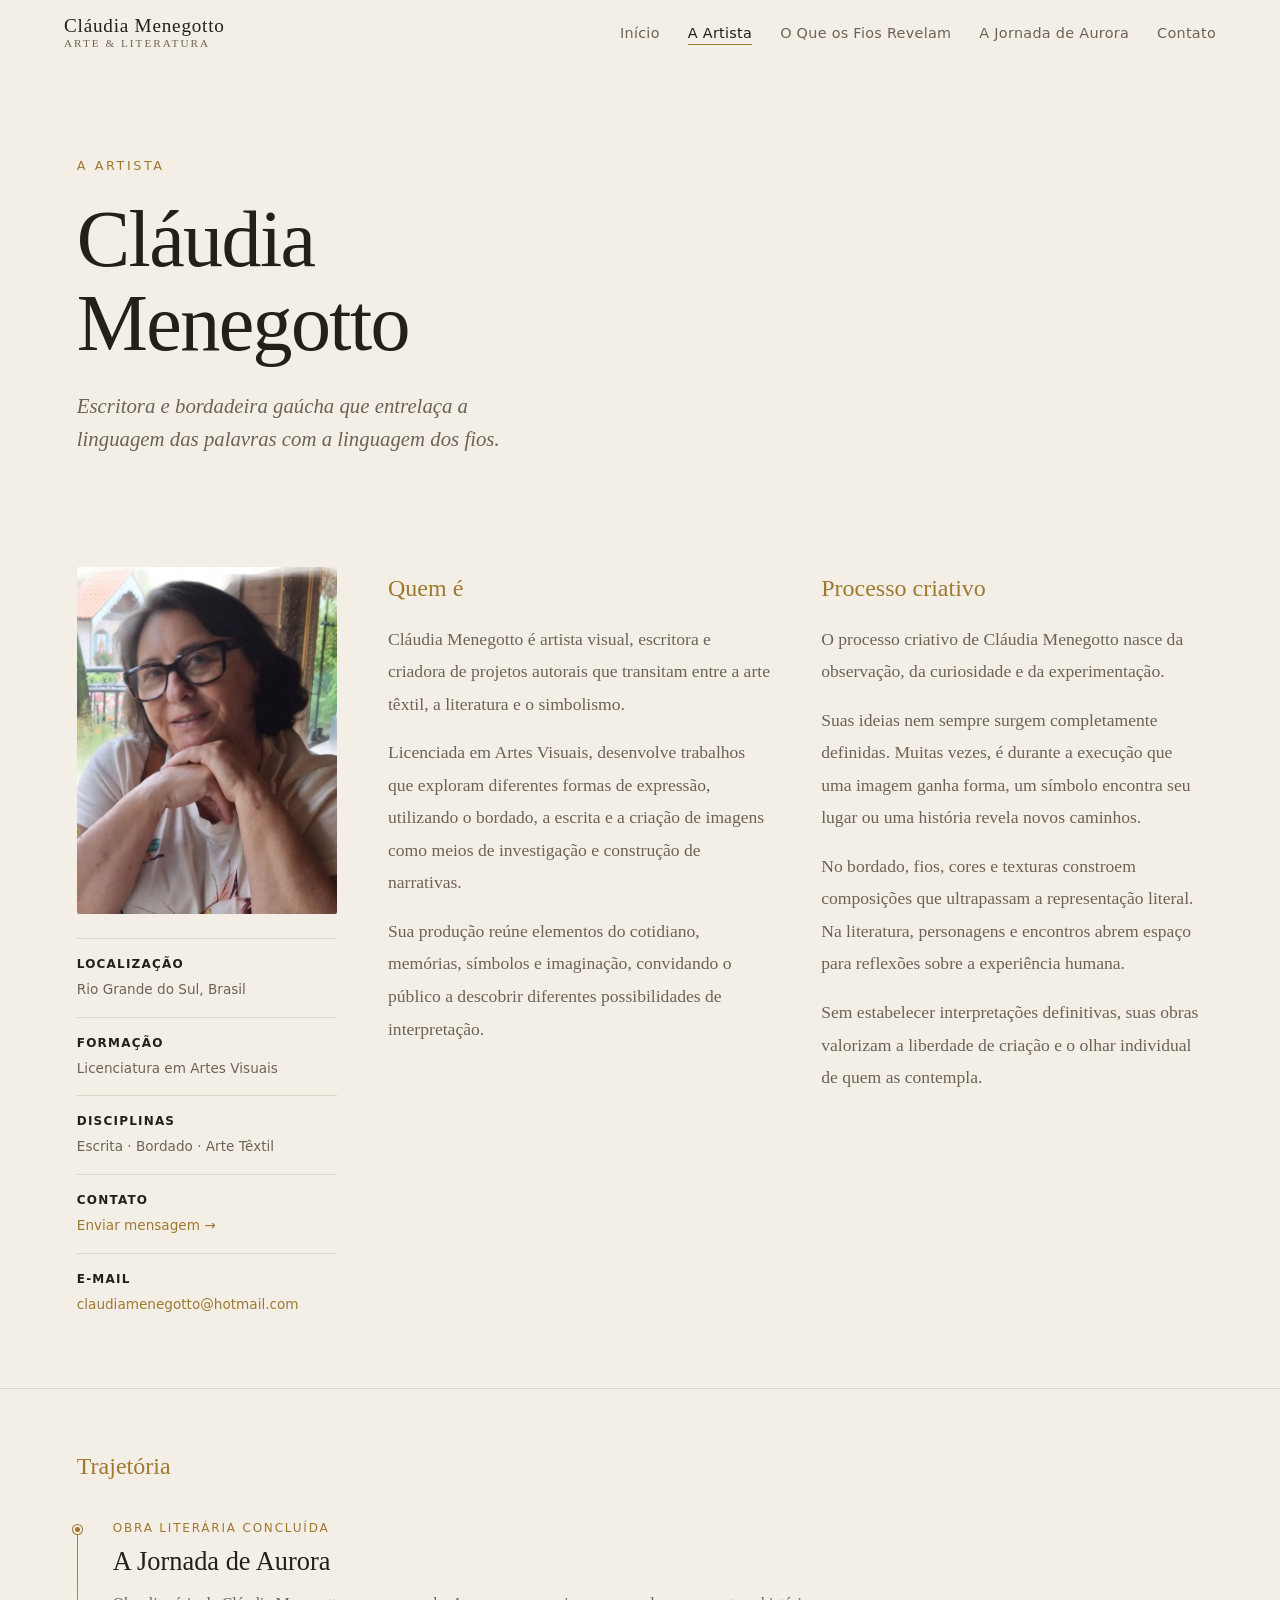
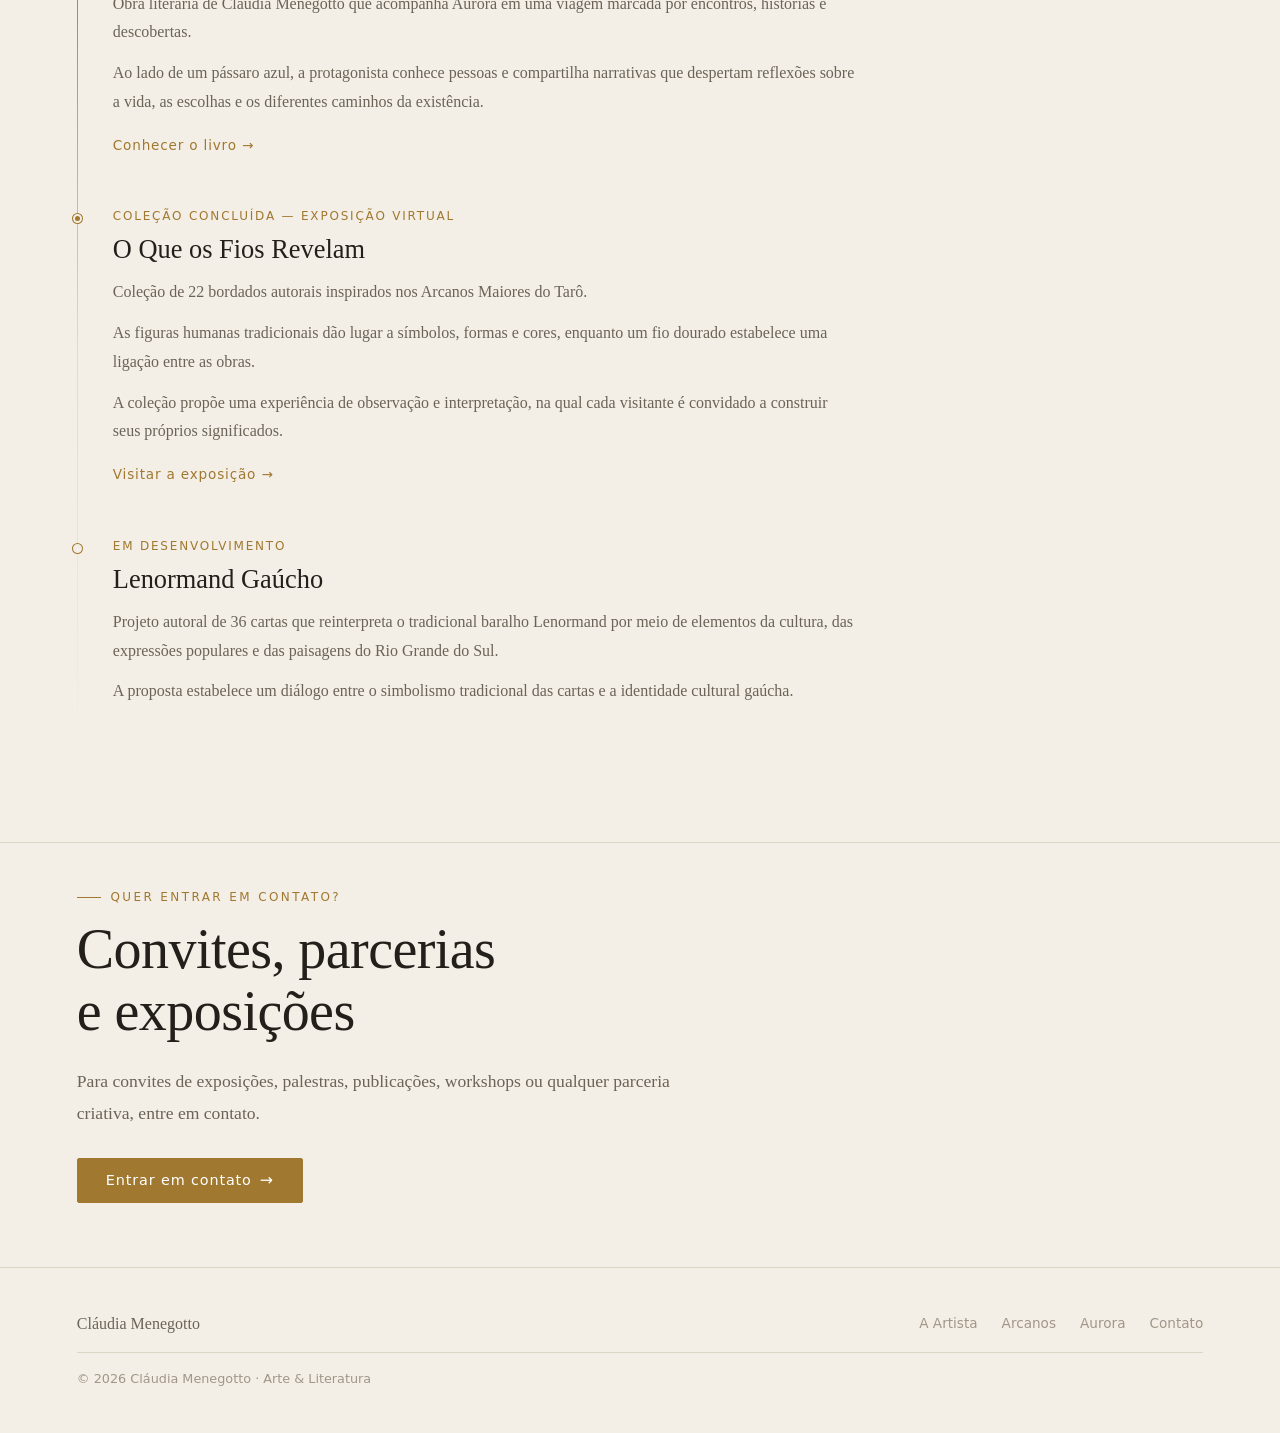
<file: artista.html>
<!DOCTYPE html>
<html lang="pt-BR">
<head>
  <meta charset="utf-8">
  <meta name="viewport" content="width=device-width, initial-scale=1">
  <title>A Artista — Cláudia Menegotto</title>
  <meta name="description" content="Conheça Cláudia Menegotto: escritora, bordadeira e artista gaúcha que entrelaça literatura e arte têxtil.">
  <link rel="icon" href="/img/favicon.png">
  <link rel="stylesheet" href="/css/style.css">
  <style>
    /* ── Perfil: foto + duas colunas de texto ── */
    .artista-perfil {
      display: grid;
      grid-template-columns: 260px 1fr 1fr;
      gap: clamp(2rem,4vw,3.5rem);
      padding: 3rem clamp(1.5rem,6vw,6rem) 4.5rem;
      align-items: start;
    }
    .artista-perfil .artista-aside { position: static; }
    .artista-perfil .artista-texto h2 { margin-top: 0; }

    @media (max-width: 1100px) {
      .artista-perfil { grid-template-columns: 1fr 1fr; }
      .artista-perfil .artista-aside {
        grid-column: 1 / -1;
        max-width: 300px;
      }
    }
    @media (max-width: 700px) {
      .artista-perfil { grid-template-columns: 1fr; }
    }

    /* ── Trajetória: linha do tempo vertical ── */
    .artista-trajetoria {
      border-top: 1px solid var(--line);
      padding: 3.5rem clamp(1.5rem,6vw,6rem) 5rem;
    }
    .artista-trajetoria > h2 {
      font-weight: 400;
      font-size: 1.5rem;
      color: var(--gold);
      margin-bottom: .5rem;
    }
    .timeline {
      position: relative;
      max-width: 780px;
      padding: 0 0 .5rem 2.25rem;
      margin-top: 2rem;
    }
    .timeline::before {
      content: '';
      position: absolute;
      left: 0; top: .5rem; bottom: 0;
      width: 1px;
      background: linear-gradient(to bottom, var(--gold), var(--gold-pale), transparent);
    }
    .timeline-item {
      position: relative;
      margin-bottom: 3rem;
    }
    .timeline-item::before {
      content: '';
      position: absolute;
      left: -2.25rem;
      top: .35rem;
      width: 9px; height: 9px;
      border-radius: 50%;
      background: var(--gold);
      transform: translateX(-4px);
      border: 2px solid var(--bg);
      box-shadow: 0 0 0 1px var(--gold);
    }
    /* Projeto em desenvolvimento: ponto vazado */
    .timeline-item.em-andamento::before { background: var(--bg); }

    .timeline-ano {
      font: .75rem/1.4 var(--sans);
      letter-spacing: .15em;
      color: var(--gold);
      text-transform: uppercase;
      margin-bottom: .5rem;
    }
    .timeline-titulo {
      font: 400 clamp(1.3rem,2.6vw,1.65rem)/1.25 var(--serif);
      color: var(--text);
      margin-bottom: .75rem;
    }
    .timeline-desc p {
      color: var(--text-soft);
      line-height: 1.8;
      font-size: 1rem;
      margin-bottom: .75rem;
    }
    .timeline-link {
      display: inline-block;
      margin-top: .25rem;
      font: .85rem/1 var(--sans);
      letter-spacing: .06em;
      color: var(--gold);
      transition: opacity .2s;
    }
    .timeline-link:hover { opacity: .7; }
  </style>
</head>
<body>

  <!-- ── HEADER ── -->
  <header class="site-header" id="header">
    <a class="marca" href="/">
      Cláudia Menegotto
      <span class="marca-sub">Arte &amp; Literatura</span>
    </a>

    <button class="nav-toggle" id="nav-toggle" aria-label="Abrir menu" aria-expanded="false">
      <span></span><span></span><span></span>
    </button>

    <nav class="site-nav" id="site-nav" aria-label="Principal">
      <a href="/">Início</a>
      <a href="/artista.html" aria-current="page">A Artista</a>
      <a href="/obras/o-que-os-fios-revelam/">O Que os Fios Revelam</a>
      <a href="/obras/jornada-de-aurora/">A Jornada de Aurora</a>
      <a href="/contato.html">Contato</a>
    </nav>
  </header>

  <main>

    <!-- ── PAGE HERO ── -->
    <div class="page-hero revelar">
      <p class="eyebrow">A Artista</p>
      <h1>Cláudia<br>Menegotto</h1>
      <p class="lead">
        Escritora e bordadeira gaúcha que entrelaça a linguagem
        das palavras com a linguagem dos fios.
      </p>
    </div>

    <!-- ── PERFIL: foto + Quem é + Processo criativo ── -->
    <div class="artista-perfil">

      <!-- Foto e informações -->
      <aside class="artista-aside revelar">
        <div class="artista-foto">
          <img
            src="/img/claudia-retrato.webp"
            alt="Fotografia de Cláudia Menegotto"
            loading="lazy"
            onerror="this.closest('.artista-foto').style.background='var(--gold-pale)'; this.remove()">
        </div>

        <div class="artista-info">
          <strong>Localização</strong>
          Rio Grande do Sul, Brasil
        </div>
        <div class="artista-info">
          <strong>Formação</strong>
          Licenciatura em Artes Visuais
        </div>
        <div class="artista-info">
          <strong>Disciplinas</strong>
          Escrita · Bordado · Arte Têxtil
        </div>
        <div class="artista-info">
          <strong>Contato</strong>
          <a href="/contato.html" style="color:var(--gold)">Enviar mensagem →</a>
        </div>
        <div class="artista-info">
          <strong>E-mail</strong>
          <a href="mailto:claudiamenegotto@hotmail.com"
             style="color:var(--gold); font-size:.85rem; word-break:break-all">
            claudiamenegotto@hotmail.com
          </a>
        </div>
      </aside>

      <!-- Quem é -->
      <article class="artista-texto">
        <h2 class="revelar">Quem é</h2>
        <p class="revelar delay-1">
          Cláudia Menegotto é artista visual, escritora e criadora de projetos autorais
          que transitam entre a arte têxtil, a literatura e o simbolismo.
        </p>
        <p class="revelar delay-1">
          Licenciada em Artes Visuais, desenvolve trabalhos que exploram diferentes formas
          de expressão, utilizando o bordado, a escrita e a criação de imagens como meios
          de investigação e construção de narrativas.
        </p>
        <p class="revelar delay-2">
          Sua produção reúne elementos do cotidiano, memórias, símbolos e imaginação,
          convidando o público a descobrir diferentes possibilidades de interpretação.
        </p>
      </article>

      <!-- Processo criativo -->
      <article class="artista-texto">
        <h2 class="revelar">Processo criativo</h2>
        <p class="revelar delay-1">
          O processo criativo de Cláudia Menegotto nasce da observação, da curiosidade
          e da experimentação.
        </p>
        <p class="revelar delay-1">
          Suas ideias nem sempre surgem completamente definidas. Muitas vezes, é durante
          a execução que uma imagem ganha forma, um símbolo encontra seu lugar ou uma
          história revela novos caminhos.
        </p>
        <p class="revelar delay-2">
          No bordado, fios, cores e texturas constroem composições que ultrapassam a
          representação literal. Na literatura, personagens e encontros abrem espaço para
          reflexões sobre a experiência humana.
        </p>
        <p class="revelar delay-2">
          Sem estabelecer interpretações definitivas, suas obras valorizam a liberdade de
          criação e o olhar individual de quem as contempla.
        </p>
      </article>

    </div>

    <!-- ── TRAJETÓRIA ── -->
    <section class="artista-trajetoria" aria-labelledby="trajetoria-titulo">
      <h2 class="revelar" id="trajetoria-titulo">Trajetória</h2>

      <div class="timeline">

        <div class="timeline-item revelar">
          <div class="timeline-ano">Obra literária concluída</div>
          <h3 class="timeline-titulo">A Jornada de Aurora</h3>
          <div class="timeline-desc">
            <p>
              Obra literária de Cláudia Menegotto que acompanha Aurora em uma viagem
              marcada por encontros, histórias e descobertas.
            </p>
            <p>
              Ao lado de um pássaro azul, a protagonista conhece pessoas e compartilha
              narrativas que despertam reflexões sobre a vida, as escolhas e os diferentes
              caminhos da existência.
            </p>
            <a class="timeline-link" href="/obras/jornada-de-aurora/">Conhecer o livro →</a>
          </div>
        </div>

        <div class="timeline-item revelar">
          <div class="timeline-ano">Coleção concluída — Exposição virtual</div>
          <h3 class="timeline-titulo">O Que os Fios Revelam</h3>
          <div class="timeline-desc">
            <p>
              Coleção de 22 bordados autorais inspirados nos Arcanos Maiores do Tarô.
            </p>
            <p>
              As figuras humanas tradicionais dão lugar a símbolos, formas e cores,
              enquanto um fio dourado estabelece uma ligação entre as obras.
            </p>
            <p>
              A coleção propõe uma experiência de observação e interpretação, na qual cada
              visitante é convidado a construir seus próprios significados.
            </p>
            <a class="timeline-link" href="/obras/o-que-os-fios-revelam/">Visitar a exposição →</a>
          </div>
        </div>

        <div class="timeline-item em-andamento revelar">
          <div class="timeline-ano">Em desenvolvimento</div>
          <h3 class="timeline-titulo">Lenormand Gaúcho</h3>
          <div class="timeline-desc">
            <p>
              Projeto autoral de 36 cartas que reinterpreta o tradicional baralho Lenormand
              por meio de elementos da cultura, das expressões populares e das paisagens
              do Rio Grande do Sul.
            </p>
            <p>
              A proposta estabelece um diálogo entre o simbolismo tradicional das cartas e
              a identidade cultural gaúcha.
            </p>
          </div>
        </div>

      </div>
    </section>

    <!-- ── CTA ── -->
    <section class="section" style="border-top:1px solid var(--line); padding-top:3rem; padding-bottom:4rem;">
      <div style="max-width:600px">
        <p class="section-label revelar">Quer entrar em contato?</p>
        <h2 class="section-title revelar delay-1">
          Convites, parcerias<br>e exposições
        </h2>
        <p class="revelar delay-2" style="color:var(--text-soft); margin-bottom:1.75rem; line-height:1.8">
          Para convites de exposições, palestras, publicações, workshops
          ou qualquer parceria criativa, entre em contato.
        </p>
        <div class="revelar delay-3">
          <a href="/contato.html" class="btn btn-primary">
            Entrar em contato <span class="btn-icon" aria-hidden="true">→</span>
          </a>
        </div>
      </div>
    </section>

  </main>

  <!-- ── FOOTER ── -->
  <footer class="site-footer">
    <div class="footer-marca">Cláudia Menegotto</div>
    <nav class="footer-nav" aria-label="Rodapé">
      <a href="/artista.html">A Artista</a>
      <a href="/obras/o-que-os-fios-revelam/">Arcanos</a>
      <a href="/obras/jornada-de-aurora/">Aurora</a>
      <a href="/contato.html">Contato</a>
    </nav>
    <p class="footer-copy">
      © <span data-ano></span> Cláudia Menegotto · Arte &amp; Literatura
    </p>
  </footer>

  <script src="/js/main.js"></script>
</body>
</html>
</file>
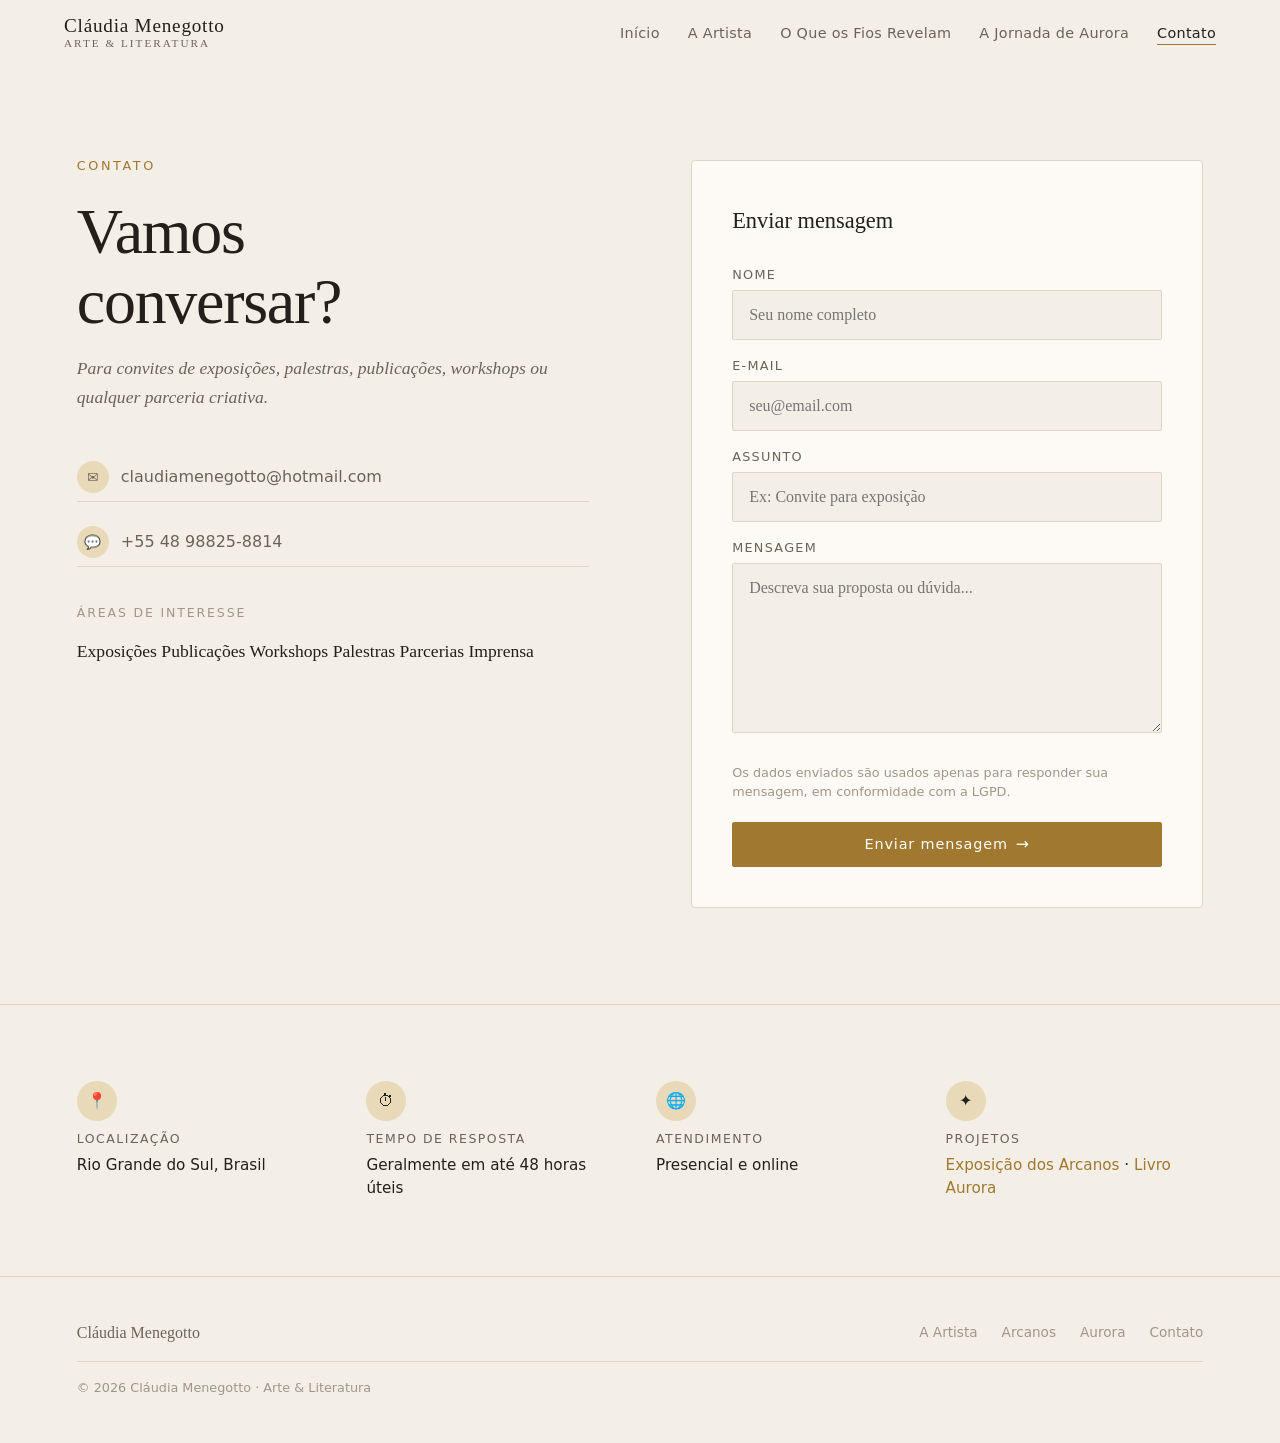
<file: contato.html>
<!DOCTYPE html>
<html lang="pt-BR">
<head>
  <meta charset="utf-8">
  <meta name="viewport" content="width=device-width, initial-scale=1">
  <title>Contato — Cláudia Menegotto</title>
  <meta name="description" content="Entre em contato com Cláudia Menegotto para convites, exposições, publicações e parcerias.">
  <link rel="icon" href="/img/favicon.png">
  <link rel="stylesheet" href="/css/style.css">
  <style>
    /* ── Status do formulário ── */
    .form-status {
      display: none;
      padding: 1rem 1.25rem;
      border-radius: 2px;
      font: .9rem/1.5 var(--sans);
      margin-top: 1rem;
    }
    .form-status.sucesso {
      display: block;
      background: #f0faf0;
      border: 1px solid #a3d9a3;
      color: #2d6a2d;
    }
    .form-status.erro {
      display: block;
      background: #fdf4f4;
      border: 1px solid #e8b4b4;
      color: #7a2525;
    }

    /* ── Mapa / decoração ── */
    .contato-deco {
      padding: clamp(3rem,6vw,5rem) clamp(1.5rem,6vw,6rem);
      border-top: 1px solid var(--line);
      display: grid;
      grid-template-columns: repeat(auto-fit, minmax(200px,1fr));
      gap: 2rem;
    }
    .deco-item {
      display: flex;
      flex-direction: column;
      gap: .5rem;
    }
    .deco-item-icon {
      width: 2.5rem; height: 2.5rem;
      background: var(--gold-pale);
      border-radius: 50%;
      display: grid;
      place-items: center;
      font-size: 1rem;
      flex-shrink: 0;
    }
    .deco-item h4 {
      font: .78rem/1 var(--sans);
      letter-spacing: .12em;
      text-transform: uppercase;
      color: var(--text-soft);
      margin-top: .25rem;
    }
    .deco-item p {
      font: .95rem/1.5 var(--sans);
      color: var(--text);
    }
    .deco-item a {
      color: var(--gold);
      transition: opacity .2s;
    }
    .deco-item a:hover { opacity: .75; }
  </style>
</head>
<body>

  <!-- ── HEADER ── -->
  <header class="site-header" id="header">
    <a class="marca" href="/">
      Cláudia Menegotto
      <span class="marca-sub">Arte &amp; Literatura</span>
    </a>
    <button class="nav-toggle" id="nav-toggle" aria-label="Abrir menu" aria-expanded="false">
      <span></span><span></span><span></span>
    </button>
    <nav class="site-nav" id="site-nav" aria-label="Principal">
      <a href="/">Início</a>
      <a href="/artista.html">A Artista</a>
      <a href="/obras/o-que-os-fios-revelam/">O Que os Fios Revelam</a>
      <a href="/obras/jornada-de-aurora/">A Jornada de Aurora</a>
      <a href="/contato.html" aria-current="page">Contato</a>
    </nav>
  </header>

  <main>

    <!-- ── LAYOUT PRINCIPAL ── -->
    <div class="contato-layout">

      <!-- Info ── -->
      <div class="contato-info">
        <p class="eyebrow revelar">Contato</p>
        <h1 class="revelar delay-1">Vamos<br>conversar?</h1>
        <p class="lead revelar delay-2">
          Para convites de exposições, palestras, publicações,
          workshops ou qualquer parceria criativa.
        </p>

        <div class="contato-links revelar delay-3">

          <a class="contato-link"
             href="mailto:claudiamenegotto@hotmail.com"
             aria-label="Enviar e-mail para Cláudia Menegotto">
            <span class="contato-link-icon" aria-hidden="true">✉</span>
            <span>claudiamenegotto@hotmail.com</span>
          </a>

          <a class="contato-link"
             href="https://wa.me/5548988258814"
             target="_blank"
             rel="noopener noreferrer"
             aria-label="Enviar mensagem no WhatsApp">
            <span class="contato-link-icon" aria-hidden="true">💬</span>
            <span>+55 48 98825-8814</span>
          </a>

        </div>

        <!-- Áreas de interesse -->
        <div class="revelar delay-4" style="margin-top:2.5rem">
          <p style="font:.78rem/1 var(--sans); letter-spacing:.15em; text-transform:uppercase; color:var(--text-muted); margin-bottom:1rem">
            Áreas de interesse
          </p>
          <div class="tags">
            <span class="tag">Exposições</span>
            <span class="tag">Publicações</span>
            <span class="tag">Workshops</span>
            <span class="tag">Palestras</span>
            <span class="tag">Parcerias</span>
            <span class="tag">Imprensa</span>
          </div>
        </div>
      </div>

      <!-- Formulário ── -->
      <div class="form-wrap revelar delay-2">
        <h2>Enviar mensagem</h2>

        <!-- Troque /f/SEU-CODIGO pelo código gerado em formspree.io -->
        <form id="form-contato" action="https://formspree.io/f/SEU-CODIGO" method="POST" novalidate>

          <div class="form-group">
            <label for="nome">Nome</label>
            <input
              type="text"
              id="nome"
              name="nome"
              autocomplete="name"
              required
              placeholder="Seu nome completo">
          </div>

          <div class="form-group">
            <label for="email">E-mail</label>
            <input
              type="email"
              id="email"
              name="email"
              autocomplete="email"
              required
              placeholder="seu@email.com">
          </div>

          <div class="form-group">
            <label for="assunto">Assunto</label>
            <input
              type="text"
              id="assunto"
              name="assunto"
              required
              placeholder="Ex: Convite para exposição">
          </div>

          <div class="form-group">
            <label for="mensagem">Mensagem</label>
            <textarea
              id="mensagem"
              name="mensagem"
              rows="6"
              required
              placeholder="Descreva sua proposta ou dúvida..."></textarea>
          </div>

          <p class="form-privacidade">
            Os dados enviados são usados apenas para responder sua mensagem,
            em conformidade com a LGPD.
          </p>

          <button class="btn btn-primary" type="submit" id="btn-enviar" style="width:100%; justify-content:center">
            <span id="btn-texto">Enviar mensagem</span>
            <span class="btn-icon" aria-hidden="true">→</span>
          </button>

          <div class="form-status" id="form-status" role="alert" aria-live="polite"></div>

        </form>
      </div>

    </div>

    <!-- ── INFO EXTRA ── -->
    <div class="contato-deco">
      <div class="deco-item revelar">
        <div class="deco-item-icon" aria-hidden="true">📍</div>
        <h4>Localização</h4>
        <p>Rio Grande do Sul, Brasil</p>
      </div>
      <div class="deco-item revelar delay-1">
        <div class="deco-item-icon" aria-hidden="true">⏱</div>
        <h4>Tempo de resposta</h4>
        <p>Geralmente em até 48 horas úteis</p>
      </div>
      <div class="deco-item revelar delay-2">
        <div class="deco-item-icon" aria-hidden="true">🌐</div>
        <h4>Atendimento</h4>
        <p>Presencial e online</p>
      </div>
      <div class="deco-item revelar delay-3">
        <div class="deco-item-icon" aria-hidden="true">✦</div>
        <h4>Projetos</h4>
        <p>
          <a href="/obras/o-que-os-fios-revelam/">Exposição dos Arcanos</a> ·
          <a href="/obras/jornada-de-aurora/">Livro Aurora</a>
        </p>
      </div>
    </div>

  </main>

  <!-- ── FOOTER ── -->
  <footer class="site-footer">
    <div class="footer-marca">Cláudia Menegotto</div>
    <nav class="footer-nav" aria-label="Rodapé">
      <a href="/artista.html">A Artista</a>
      <a href="/obras/o-que-os-fios-revelam/">Arcanos</a>
      <a href="/obras/jornada-de-aurora/">Aurora</a>
      <a href="/contato.html">Contato</a>
    </nav>
    <p class="footer-copy">
      © <span data-ano></span> Cláudia Menegotto · Arte &amp; Literatura
    </p>
  </footer>

  <script src="/js/main.js"></script>
  <script>
    // ── Submissão assíncrona do formulário via Formspree ──
    const form      = document.getElementById('form-contato');
    const status    = document.getElementById('form-status');
    const btnTexto  = document.getElementById('btn-texto');
    const btnEnviar = document.getElementById('btn-enviar');

    if (form) {
      form.addEventListener('submit', async (e) => {
        e.preventDefault();

        // Bloqueia duplo envio
        btnEnviar.disabled = true;
        btnTexto.textContent = 'Enviando…';
        status.className = 'form-status';
        status.textContent = '';

        try {
          const res = await fetch(form.action, {
            method: 'POST',
            body: new FormData(form),
            headers: { Accept: 'application/json' },
          });

          if (res.ok) {
            status.className = 'form-status sucesso';
            status.textContent = 'Mensagem enviada! Responderemos em breve.';
            form.reset();
          } else {
            const data = await res.json().catch(() => ({}));
            throw new Error(data.error || 'Erro desconhecido');
          }
        } catch (err) {
          status.className = 'form-status erro';
          status.textContent = `Não foi possível enviar. Tente pelo e-mail: claudiamenegotto@hotmail.com`;
        } finally {
          btnEnviar.disabled = false;
          btnTexto.textContent = 'Enviar mensagem';
          status.scrollIntoView({ behavior: 'smooth', block: 'nearest' });
        }
      });
    }
  </script>
</body>
</html>
</file>
<file: css/style.css>
/* =====================================================
   CLÁUDIA MENEGOTTO — Design System v2
   Paleta: sépia profundo, creme, dourado envelhecido
   ===================================================== */

/* ── Tokens ── */
:root {
  --bg:          #F4EFE6;
  --bg-card:     #FDFAF5;
  --bg-dark:     #1C1813;
  --text:        #231F1A;
  --text-soft:   #6B6358;
  --text-muted:  #A09689;
  --gold:        #A07830;
  --gold-light:  #C49A50;
  --gold-pale:   #E8D9B8;
  --line:        #DDD5C5;
  --white:       #FFFFFF;

  --serif:  "Iowan Old Style","Palatino Linotype",Palatino,Georgia,serif;
  --sans:   system-ui,-apple-system,"Segoe UI",Helvetica,sans-serif;

  --radius: 2px;
  --shadow: 0 4px 24px rgba(0,0,0,.10);
  --shadow-hover: 0 12px 40px rgba(0,0,0,.18);

  --ease-out: cubic-bezier(.22,.61,.36,1);
  --ease-spring: cubic-bezier(.34,1.56,.64,1);
}

/* ── Reset & Base ── */
*, *::before, *::after { box-sizing: border-box; margin: 0; padding: 0; }

html {
  scroll-behavior: smooth;
  -webkit-text-size-adjust: 100%;
}

body {
  background: var(--bg);
  color: var(--text);
  font: 1.1rem/1.8 var(--serif);
  min-height: 100vh;
  overflow-x: hidden;
}

img { max-width: 100%; display: block; }

a { color: inherit; text-decoration: none; }

::selection {
  background: var(--gold-pale);
  color: var(--text);
}

:focus-visible {
  outline: 2px solid var(--gold);
  outline-offset: 3px;
}

/* =====================================================
   HEADER / NAV
   ===================================================== */
.site-header {
  position: fixed;
  top: 0; left: 0; right: 0;
  z-index: 100;
  padding: 1rem clamp(1.5rem,5vw,5rem);
  display: flex;
  align-items: center;
  justify-content: space-between;
  gap: 1rem;
  transition: background .4s var(--ease-out),
              box-shadow .4s var(--ease-out),
              backdrop-filter .4s;
}

/* Estado scrolled — glassmorphism */
.site-header.scrolled {
  background: rgba(244,239,230,.82);
  backdrop-filter: blur(16px) saturate(1.4);
  -webkit-backdrop-filter: blur(16px) saturate(1.4);
  box-shadow: 0 1px 0 var(--line), 0 4px 24px rgba(0,0,0,.06);
}

.marca {
  font: 1.2rem/1 var(--serif);
  letter-spacing: .04em;
  color: var(--text);
  flex-shrink: 0;
  transition: color .2s;
}
.marca:hover { color: var(--gold); }

.marca .marca-sub {
  display: block;
  font-size: .7rem;
  letter-spacing: .18em;
  text-transform: uppercase;
  color: var(--text-soft);
  margin-top: .2rem;
}

/* Hamburger */
.nav-toggle {
  display: none;
  flex-direction: column;
  gap: 5px;
  background: none;
  border: none;
  cursor: pointer;
  padding: .5rem;
  z-index: 110;
}
.nav-toggle span {
  display: block;
  width: 24px; height: 1.5px;
  background: var(--text);
  transition: transform .3s var(--ease-out), opacity .3s;
}
.nav-toggle.ativo span:nth-child(1) { transform: translateY(6.5px) rotate(45deg); }
.nav-toggle.ativo span:nth-child(2) { opacity: 0; }
.nav-toggle.ativo span:nth-child(3) { transform: translateY(-6.5px) rotate(-45deg); }

.site-nav {
  display: flex;
  gap: .25rem 1.75rem;
  flex-wrap: wrap;
  align-items: center;
  font: .9rem/1 var(--sans);
}

.site-nav a {
  color: var(--text-soft);
  padding: .3rem 0;
  letter-spacing: .02em;
  position: relative;
  transition: color .2s;
}
.site-nav a::after {
  content: '';
  position: absolute;
  bottom: 0; left: 0; right: 0;
  height: 1px;
  background: var(--gold);
  transform: scaleX(0);
  transform-origin: left;
  transition: transform .3s var(--ease-out);
}
.site-nav a:hover,
.site-nav a[aria-current] { color: var(--text); }
.site-nav a:hover::after,
.site-nav a[aria-current]::after { transform: scaleX(1); }

/* =====================================================
   HERO
   ===================================================== */
.hero {
  min-height: 100svh;
  display: grid;
  place-items: center;
  padding: 7rem clamp(1.5rem,6vw,6rem) 5rem;
  position: relative;
  overflow: hidden;
}

/* Ornamento de fundo */
.hero::before {
  content: '';
  position: absolute;
  inset: 0;
  background:
    radial-gradient(ellipse 80% 60% at 70% 40%, rgba(160,120,48,.08) 0%, transparent 65%),
    radial-gradient(ellipse 60% 80% at 20% 70%, rgba(160,120,48,.05) 0%, transparent 60%);
  pointer-events: none;
}

.hero-inner {
  max-width: 900px;
  width: 100%;
  position: relative;
}

.hero-eyebrow {
  font: .8rem/1 var(--sans);
  letter-spacing: .22em;
  text-transform: uppercase;
  color: var(--gold);
  margin-bottom: 1.5rem;
  display: flex;
  align-items: center;
  gap: .75rem;
}
.hero-eyebrow::before {
  content: '';
  display: inline-block;
  width: 2.5rem; height: 1px;
  background: var(--gold);
}

.hero h1 {
  font-weight: 300;
  font-size: clamp(3rem, 10vw, 7.5rem);
  line-height: .95;
  letter-spacing: -.02em;
  margin-bottom: 1.75rem;
}
.hero h1 em {
  font-style: italic;
  font-weight: 400;
  color: var(--gold);
}

.hero-lead {
  font-style: italic;
  font-size: clamp(1.1rem,2.5vw,1.4rem);
  color: var(--text-soft);
  max-width: 36ch;
  line-height: 1.6;
  margin-bottom: 3rem;
}

.hero-actions {
  display: flex;
  gap: 1rem;
  flex-wrap: wrap;
}

/* Linha ornamental separadora */
.hero-line {
  position: absolute;
  right: 0; top: 50%;
  transform: translateY(-50%);
  width: 1px; height: 45%;
  background: linear-gradient(to bottom, transparent, var(--gold-pale), transparent);
  opacity: .6;
}

/* Scroll indicator — texto ROLAR estático; animação suave apenas na linha */
.scroll-hint {
  position: absolute;
  bottom: 2.5rem;
  left: 50%;
  transform: translateX(-50%);
  display: flex;
  flex-direction: column;
  align-items: center;
  gap: .5rem;
  font: .75rem/1 var(--sans);
  letter-spacing: .15em;
  text-transform: uppercase;
  color: var(--text-muted);
}
.scroll-hint::after {
  content: '';
  display: block;
  width: 1px; height: 2.5rem;
  background: linear-gradient(to bottom, var(--gold), transparent);
  transform-origin: top center;
  animation: scroll-line 2.8s ease-in-out infinite;
}
@keyframes scroll-line {
  0%, 100% {
    transform: translateY(0) scaleY(1);
    opacity: .45;
  }
  50% {
    transform: translateY(5px) scaleY(.86);
    opacity: .95;
  }
}

/* =====================================================
   BOTÕES
   ===================================================== */
.btn {
  display: inline-flex;
  align-items: center;
  gap: .5rem;
  font: .9rem/1 var(--sans);
  letter-spacing: .06em;
  padding: .85rem 1.75rem;
  border: 1px solid currentColor;
  cursor: pointer;
  background: none;
  transition:
    background .25s var(--ease-out),
    color .25s,
    transform .2s var(--ease-spring),
    box-shadow .25s;
  border-radius: var(--radius);
}
.btn:hover {
  transform: translateY(-2px);
  box-shadow: var(--shadow);
}

.btn-primary {
  background: var(--gold);
  color: var(--white);
  border-color: var(--gold);
}
.btn-primary:hover {
  background: var(--gold-light);
  border-color: var(--gold-light);
}

.btn-outline {
  color: var(--text);
  border-color: var(--gold-pale);
}
.btn-outline:hover {
  background: var(--gold-pale);
  border-color: var(--gold);
}

.btn-icon {
  display: inline-block;
  font-size: 1.1em;
  transition: transform .2s var(--ease-spring);
}
.btn:hover .btn-icon { transform: translateX(4px); }

/* =====================================================
   SEÇÕES GERAIS
   ===================================================== */
.section {
  padding: clamp(4rem,10vw,8rem) clamp(1.5rem,6vw,6rem);
}

.section-label {
  font: .75rem/1 var(--sans);
  letter-spacing: .2em;
  text-transform: uppercase;
  color: var(--gold);
  margin-bottom: 1rem;
  display: flex;
  align-items: center;
  gap: .6rem;
}
.section-label::before {
  content: '';
  display: inline-block;
  width: 1.5rem; height: 1px;
  background: var(--gold);
}

.section-title {
  font-weight: 300;
  font-size: clamp(2rem,5vw,3.5rem);
  line-height: 1.1;
  letter-spacing: -.01em;
  margin-bottom: 1.5rem;
}

/* =====================================================
   OBRAS / CARDS DE DESTAQUE
   ===================================================== */
.obras-grid {
  display: grid;
  grid-template-columns: repeat(auto-fit, minmax(min(100%, 340px), 1fr));
  gap: clamp(1.5rem,4vw,3rem);
  margin-top: 3.5rem;
}

.obra-card {
  display: block;
  background: var(--bg-card);
  border: 1px solid var(--line);
  border-radius: var(--radius);
  overflow: hidden;
  transition:
    transform .35s var(--ease-out),
    box-shadow .35s var(--ease-out),
    border-color .35s;
  position: relative;
}
.obra-card:hover {
  transform: translateY(-6px);
  box-shadow: var(--shadow-hover);
  border-color: var(--gold-pale);
}

.obra-card-img {
  aspect-ratio: 4/5;
  overflow: hidden;
  background: var(--gold-pale);
  position: relative;
}
.obra-card-img img {
  width: 100%; height: 100%;
  object-fit: cover;
  transition: transform .6s var(--ease-out);
}
.obra-card:hover .obra-card-img img {
  transform: scale(1.05);
}

/* Overlay gradiente no card */
.obra-card-img::after {
  content: '';
  position: absolute;
  inset: 0;
  background: linear-gradient(to top, rgba(28,24,19,.5) 0%, transparent 55%);
  opacity: 0;
  transition: opacity .35s;
}
.obra-card:hover .obra-card-img::after { opacity: 1; }

.obra-card-body {
  padding: 1.5rem 1.75rem 2rem;
}
.obra-card-tag {
  font: .75rem/1 var(--sans);
  letter-spacing: .15em;
  text-transform: uppercase;
  color: var(--gold);
  margin-bottom: .6rem;
}
.obra-card-title {
  font-weight: 400;
  font-size: 1.6rem;
  line-height: 1.2;
  margin-bottom: .5rem;
}
.obra-card-desc {
  color: var(--text-soft);
  font-size: 1rem;
  margin-bottom: 1.25rem;
  line-height: 1.65;
}
.obra-card-link {
  font: .85rem/1 var(--sans);
  letter-spacing: .1em;
  color: var(--gold);
  display: inline-flex;
  align-items: center;
  gap: .4rem;
  transition: gap .2s var(--ease-spring);
}
.obra-card:hover .obra-card-link { gap: .75rem; }

/* =====================================================
   FRASE / QUOTE SECTION
   ===================================================== */
.quote-section {
  padding: clamp(4rem,8vw,7rem) clamp(1.5rem,6vw,6rem);
  background: var(--bg-dark);
  color: var(--white);
  position: relative;
  overflow: hidden;
}
.quote-section::before {
  content: '\201C';
  position: absolute;
  top: -1rem; left: clamp(1rem,4vw,4rem);
  font: 20rem/1 var(--serif);
  color: var(--gold);
  opacity: .07;
  pointer-events: none;
  line-height: .7;
}

.quote-inner {
  max-width: 760px;
  margin: 0 auto;
  position: relative;
}

blockquote {
  font-style: italic;
  font-size: clamp(1.4rem,3.5vw,2.25rem);
  line-height: 1.4;
  font-weight: 300;
  color: var(--white);
}
blockquote cite {
  display: block;
  font-style: normal;
  font: .85rem/1 var(--sans);
  letter-spacing: .15em;
  text-transform: uppercase;
  color: var(--gold-light);
  margin-top: 1.5rem;
}

/* =====================================================
   SOBRE / BIO PREVIEW
   ===================================================== */
.bio-section {
  display: grid;
  grid-template-columns: 1fr 1fr;
  gap: clamp(2rem,8vw,7rem);
  align-items: center;
}

.bio-img-wrap {
  position: relative;
  padding: 1rem 0 0 1rem;
}
.bio-img-wrap::before {
  content: '';
  position: absolute;
  top: 0;
  left: 0;
  right: 1rem;
  bottom: 1rem;
  border: 1px solid var(--gold-pale);
  border-radius: var(--radius);
  z-index: 0;
  pointer-events: none;
}
.bio-img {
  position: relative;
  z-index: 1;
  aspect-ratio: 3/4;
  overflow: hidden;
  background: var(--gold-pale);
  border-radius: var(--radius);
}
.bio-img img {
  width: 100%; height: 100%;
  object-fit: cover;
}

.bio-content { }
.bio-content .section-title { margin-bottom: 1rem; }
.bio-text {
  color: var(--text-soft);
  line-height: 1.85;
  margin-bottom: 1.5rem;
}

/* =====================================================
   PÁGINA ARTISTA
   ===================================================== */
.page-hero {
  padding: 10rem clamp(1.5rem,6vw,6rem) 4rem;
  max-width: 820px;
}
.page-hero .eyebrow {
  font: .8rem/1 var(--sans);
  letter-spacing: .2em;
  text-transform: uppercase;
  color: var(--gold);
  margin-bottom: 1.5rem;
}
.page-hero h1 {
  font-weight: 300;
  font-size: clamp(2.5rem,7vw,5rem);
  line-height: 1.05;
  letter-spacing: -.02em;
  margin-bottom: 1.5rem;
}
.page-hero .lead {
  font-style: italic;
  font-size: 1.3rem;
  color: var(--text-soft);
  line-height: 1.6;
  max-width: 46ch;
}

.artista-body {
  display: grid;
  grid-template-columns: 1fr 320px;
  gap: clamp(2rem,6vw,5rem);
  padding: 3rem clamp(1.5rem,6vw,6rem) 6rem;
  align-items: start;
}

.artista-texto h2 {
  font-weight: 400;
  font-size: 1.5rem;
  margin: 2.5rem 0 .75rem;
  color: var(--gold);
}
.artista-texto h2:first-child { margin-top: 0; }
.artista-texto p {
  color: var(--text-soft);
  line-height: 1.85;
  margin-bottom: 1rem;
}

.artista-aside {
  position: sticky;
  top: 7rem;
}
.artista-foto {
  aspect-ratio: 3/4;
  overflow: hidden;
  background: var(--gold-pale);
  border-radius: var(--radius);
  margin-bottom: 1.5rem;
}
.artista-foto img {
  width: 100%; height: 100%;
  object-fit: cover;
}
.artista-info {
  font: .85rem/1.6 var(--sans);
  color: var(--text-soft);
  border-top: 1px solid var(--line);
  padding-top: 1rem;
}
.artista-info strong {
  display: block;
  font-weight: 600;
  color: var(--text);
  font-size: .75rem;
  letter-spacing: .1em;
  text-transform: uppercase;
  margin-bottom: .3rem;
}
.artista-info + .artista-info { margin-top: 1rem; }

/* =====================================================
   PÁGINA OBRA — ARCANOS
   ===================================================== */
.obra-hero {
  padding: 9rem clamp(1.5rem,6vw,6rem) 4rem;
  display: grid;
  grid-template-columns: 1fr 1fr;
  gap: clamp(2rem,6vw,5rem);
  align-items: end;
}
.obra-hero-text .eyebrow {
  font: .8rem/1 var(--sans);
  letter-spacing: .2em;
  text-transform: uppercase;
  color: var(--gold);
  margin-bottom: 1.5rem;
}
.obra-hero-text h1 {
  font-weight: 300;
  font-size: clamp(2.5rem,6vw,4.5rem);
  line-height: 1.05;
  letter-spacing: -.02em;
  margin-bottom: 1rem;
}
.obra-hero-text .lead {
  font-style: italic;
  font-size: 1.2rem;
  color: var(--text-soft);
  line-height: 1.65;
  max-width: 42ch;
}
.obra-hero-img {
  aspect-ratio: 1;
  overflow: hidden;
  background: var(--gold-pale);
  border-radius: var(--radius);
  position: relative;
}
.obra-hero-img img {
  width: 100%; height: 100%;
  object-fit: cover;
}
.obra-hero-img-label {
  position: absolute;
  bottom: 1rem; left: 1rem;
  font: .75rem/1 var(--sans);
  letter-spacing: .1em;
  color: rgba(255,255,255,.7);
  background: rgba(28,24,19,.55);
  backdrop-filter: blur(8px);
  padding: .4rem .75rem;
  border-radius: 2px;
}

/* Galeria Arcanos */
.galeria-section {
  padding: 3rem clamp(1.5rem,6vw,6rem) 6rem;
}
.galeria-titulo {
  font-weight: 300;
  font-size: 1.5rem;
  margin-bottom: 2rem;
  color: var(--text-soft);
}

.galeria {
  display: grid;
  grid-template-columns: repeat(auto-fill, minmax(140px,1fr));
  gap: 1rem .75rem;
  align-items: start;
}
.galeria button {
  all: unset;
  cursor: pointer;
  display: block;
  transition: transform .25s var(--ease-out);
}
.galeria button:hover { transform: translateY(-3px); }
.galeria .g-foto {
  aspect-ratio: 3/4;
  overflow: hidden;
  background: var(--gold-pale);
  border-radius: var(--radius);
  display: grid;
  place-items: center;
  position: relative;
}
.galeria .g-foto img {
  width: 100%; height: 100%;
  object-fit: cover;
  transition: transform .4s var(--ease-out);
}
.galeria button:hover .g-foto img { transform: scale(1.06); }
.galeria .g-foto.sem-foto {
  aspect-ratio: 3/4;
  background: var(--gold-pale);
}
.galeria .g-foto.sem-foto::before {
  content: attr(data-n);
  font: 2.5rem/1 var(--serif);
  color: var(--gold);
}
.galeria span {
  display: block;
  margin-top: .4rem;
  font: .8rem/1.4 var(--sans);
  color: var(--text-muted);
}

/* Dialog / Lightbox */
dialog {
  border: 0; padding: 0;
  background: var(--bg-card);
  color: var(--text);
  max-width: min(1000px,96vw);
  width: 100%;
  max-height: 94vh;
  overflow: auto;
  border-radius: 4px;
  box-shadow: 0 24px 80px rgba(0,0,0,.35);
}
dialog::backdrop {
  background: rgba(20,16,12,.88);
  backdrop-filter: blur(4px);
}
.lb {
  display: grid;
  grid-template-columns: 3fr 2fr;
  gap: 0;
}
.lb-foto {
  background: var(--bg-dark);
  display: flex;
  align-items: center;
  justify-content: center;
  padding: 2rem;
  min-height: 60vh;
}
.lb-foto img {
  max-height: 80vh;
  width: auto;
  max-width: 100%;
  object-fit: contain;
}
.lb-info {
  padding: 2rem 1.75rem;
  display: flex;
  flex-direction: column;
  gap: 1rem;
  border-left: 1px solid var(--line);
}
.lb-numero {
  font: .8rem/1 var(--sans);
  letter-spacing: .2em;
  color: var(--gold);
}
.lb-nome {
  font-weight: 400;
  font-size: 1.75rem;
  line-height: 1.2;
}
.lb-frase {
  font-style: italic;
  font-size: 1.1rem;
  color: var(--text-soft);
  line-height: 1.6;
}
.lb-pergunta {
  font: .9rem/1.6 var(--sans);
  color: var(--gold);
  border-left: 2px solid var(--gold-pale);
  padding-left: .75rem;
}
.lb-nav {
  display: flex;
  gap: .5rem;
  flex-wrap: wrap;
  margin-top: auto;
}

/* =====================================================
   PÁGINA AURORA — LIVRO
   ===================================================== */
.livro-hero {
  padding: 9rem clamp(1.5rem,6vw,6rem) 5rem;
  display: grid;
  grid-template-columns: 280px 1fr;
  gap: clamp(2rem,6vw,5rem);
  align-items: center;
}
.livro-capa {
  aspect-ratio: 2/3;
  overflow: hidden;
  background: var(--gold-pale);
  border-radius: var(--radius);
  box-shadow: var(--shadow-hover);
  position: relative;
}
.livro-capa img {
  width: 100%; height: 100%;
  object-fit: cover;
}
.livro-info .eyebrow {
  font: .8rem/1 var(--sans);
  letter-spacing: .2em;
  text-transform: uppercase;
  color: var(--gold);
  margin-bottom: 1.5rem;
}
.livro-info h1 {
  font-weight: 300;
  font-size: clamp(2.5rem,6vw,4rem);
  line-height: 1.05;
  letter-spacing: -.02em;
  margin-bottom: 1rem;
}
.livro-info .lead {
  font-style: italic;
  font-size: 1.2rem;
  color: var(--text-soft);
  line-height: 1.65;
  margin-bottom: 2rem;
  max-width: 46ch;
}

.livro-body {
  padding: 2rem clamp(1.5rem,6vw,6rem) 6rem;
  max-width: 820px;
}
.livro-body h2 {
  font-weight: 400;
  font-size: 1.4rem;
  margin: 2.5rem 0 .75rem;
  color: var(--gold);
}
.livro-body p {
  color: var(--text-soft);
  line-height: 1.85;
  margin-bottom: 1rem;
}

/* =====================================================
   CONTATO
   ===================================================== */
.contato-layout {
  display: grid;
  grid-template-columns: 1fr 1fr;
  gap: clamp(2rem,8vw,7rem);
  padding: 10rem clamp(1.5rem,6vw,6rem) 6rem;
  align-items: start;
}

.contato-info .eyebrow {
  font: .8rem/1 var(--sans);
  letter-spacing: .2em;
  text-transform: uppercase;
  color: var(--gold);
  margin-bottom: 1.5rem;
}
.contato-info h1 {
  font-weight: 300;
  font-size: clamp(2.5rem,6vw,4rem);
  line-height: 1.1;
  letter-spacing: -.02em;
  margin-bottom: 1rem;
}
.contato-info .lead {
  font-style: italic;
  color: var(--text-soft);
  line-height: 1.7;
  margin-bottom: 2.5rem;
}
.contato-links {
  display: flex;
  flex-direction: column;
  gap: 1rem;
}
.contato-link {
  display: flex;
  align-items: center;
  gap: .75rem;
  font: 1rem/1 var(--sans);
  color: var(--text-soft);
  transition: color .2s;
  padding: .5rem 0;
  border-bottom: 1px solid var(--line);
}
.contato-link:hover { color: var(--gold); }
.contato-link-icon {
  width: 2rem; height: 2rem;
  background: var(--gold-pale);
  border-radius: 50%;
  display: grid;
  place-items: center;
  flex-shrink: 0;
  font-size: .85rem;
}

/* Formulário */
.form-wrap {
  background: var(--bg-card);
  border: 1px solid var(--line);
  border-radius: 4px;
  padding: 2.5rem;
}
.form-wrap h2 {
  font-weight: 400;
  font-size: 1.4rem;
  margin-bottom: 1.75rem;
}
.form-group {
  margin-bottom: 1.25rem;
}
.form-group label {
  display: block;
  font: .8rem/1 var(--sans);
  letter-spacing: .1em;
  text-transform: uppercase;
  color: var(--text-soft);
  margin-bottom: .5rem;
}
.form-group input,
.form-group textarea {
  width: 100%;
  font: 1rem/1.5 var(--serif);
  padding: .75rem 1rem;
  border: 1px solid var(--line);
  background: var(--bg);
  color: var(--text);
  border-radius: var(--radius);
  transition: border-color .2s, box-shadow .2s;
  appearance: none;
  -webkit-appearance: none;
}
.form-group input:focus,
.form-group textarea:focus {
  outline: none;
  border-color: var(--gold);
  box-shadow: 0 0 0 3px rgba(160,120,48,.12);
}
.form-group textarea { resize: vertical; min-height: 130px; }
.form-privacidade {
  font: .8rem/1.5 var(--sans);
  color: var(--text-muted);
  margin-bottom: 1.25rem;
}

/* =====================================================
   FOOTER
   ===================================================== */
.site-footer {
  padding: 3rem clamp(1.5rem,6vw,6rem);
  border-top: 1px solid var(--line);
  display: flex;
  flex-wrap: wrap;
  gap: 1rem;
  justify-content: space-between;
  align-items: center;
}
.footer-marca {
  font: 1rem/1 var(--serif);
  color: var(--text-soft);
}
.footer-nav {
  display: flex;
  gap: 1.5rem;
  flex-wrap: wrap;
  font: .85rem/1 var(--sans);
}
.footer-nav a {
  color: var(--text-muted);
  transition: color .2s;
}
.footer-nav a:hover { color: var(--gold); }
.footer-copy {
  width: 100%;
  font: .8rem/1 var(--sans);
  color: var(--text-muted);
  border-top: 1px solid var(--line);
  padding-top: 1.25rem;
  margin-top: .25rem;
}

/* =====================================================
   ANIMAÇÕES DE ENTRADA (JS acrescenta .visivel)
   ===================================================== */
.revelar {
  opacity: 0;
  transform: translateY(28px);
  transition:
    opacity .7s var(--ease-out),
    transform .7s var(--ease-out);
}
.revelar.visivel {
  opacity: 1;
  transform: none;
}
.revelar-esq {
  opacity: 0;
  transform: translateX(-24px);
  transition:
    opacity .7s var(--ease-out),
    transform .7s var(--ease-out);
}
.revelar-esq.visivel { opacity: 1; transform: none; }

/* delays escalonados */
.delay-1 { transition-delay: .1s; }
.delay-2 { transition-delay: .2s; }
.delay-3 { transition-delay: .3s; }
.delay-4 { transition-delay: .4s; }
.delay-5 { transition-delay: .5s; }

/* =====================================================
   DIVISOR ORNAMENTAL
   ===================================================== */
.divider {
  display: flex;
  align-items: center;
  gap: 1rem;
  margin: 1.5rem 0;
  color: var(--gold-pale);
}
.divider::before,
.divider::after {
  content: '';
  flex: 1;
  height: 1px;
  background: var(--line);
}
.divider-mark {
  font: 1.2rem/1 var(--serif);
  color: var(--gold);
  opacity: .6;
}

/* =====================================================
   RESPONSIVO
   ===================================================== */
@media (max-width: 900px) {
  .bio-section { grid-template-columns: 1fr; }
  .bio-img-wrap {
    max-width: 420px;
    width: 100%;
    margin: 0 auto;
    padding: .75rem 0 0 .75rem;
  }
  .bio-img-wrap::before {
    right: .75rem;
    bottom: .75rem;
  }

  .obra-hero { grid-template-columns: 1fr; }
  .obra-hero-img { max-height: 320px; aspect-ratio: 16/9; }

  .livro-hero { grid-template-columns: 1fr; }
  .livro-capa { max-width: 240px; }

  .artista-body { grid-template-columns: 1fr; }
  .artista-aside { position: static; }

  .contato-layout { grid-template-columns: 1fr; }

  .lb { grid-template-columns: 1fr; }
  .lb-foto { min-height: 50vw; }
  .lb-info { border-left: none; border-top: 1px solid var(--line); }
}

@media (max-width: 640px) {
  .site-nav {
    display: none;
    position: fixed;
    inset: 0;
    background: var(--bg);
    flex-direction: column;
    align-items: center;
    justify-content: center;
    gap: 2rem;
    font-size: 1.1rem;
    z-index: 105;
  }
  .site-nav.aberto { display: flex; }
  .nav-toggle { display: flex; }

  .hero h1 { font-size: clamp(2.5rem,13vw,4.5rem); }
  .hero-line { display: none; }
  .scroll-hint { display: none; }
}

@media (prefers-reduced-motion: reduce) {
  *, *::before, *::after {
    animation-duration: .01ms !important;
    transition-duration: .01ms !important;
  }
  .scroll-hint::after {
    animation: none !important;
  }
  .revelar, .revelar-esq {
    opacity: 1;
    transform: none;
  }
}
</file>
